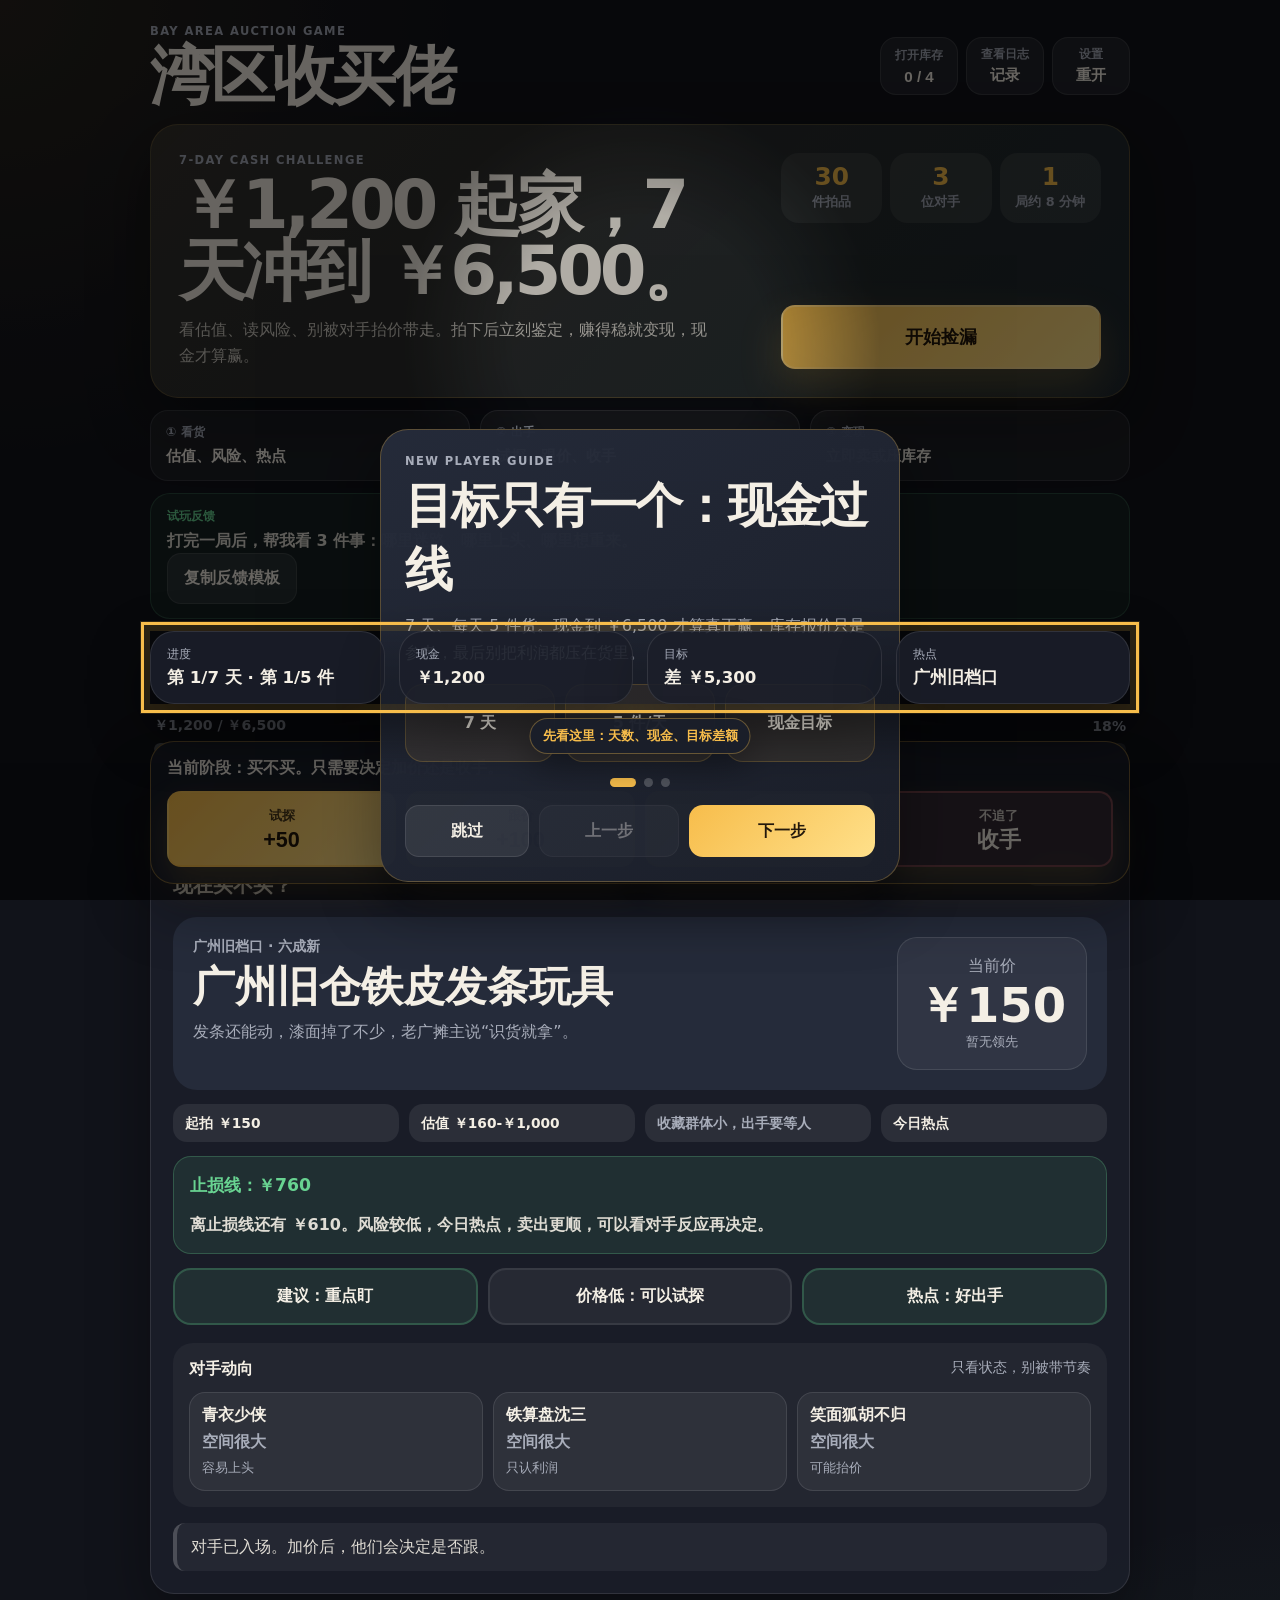
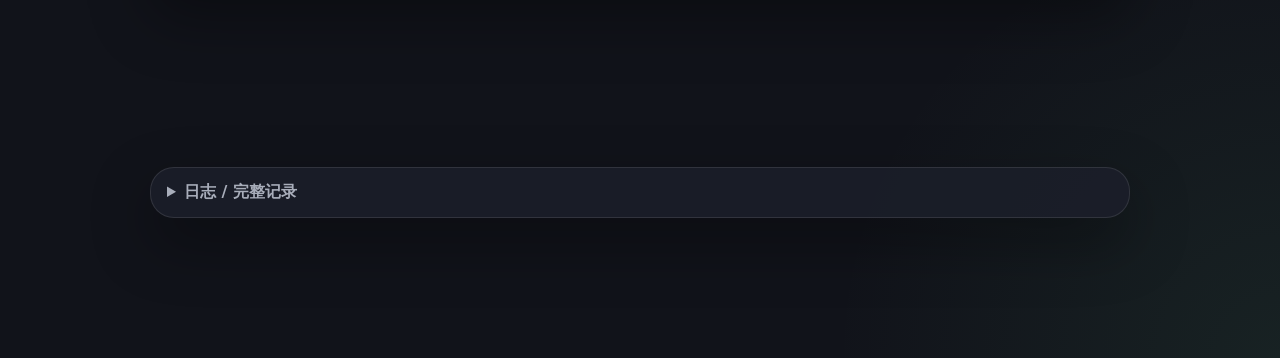
<file: index.html>
<!DOCTYPE html>
<html lang="zh-CN">
<head>
  <meta charset="UTF-8" />
  <meta name="viewport" content="width=device-width, initial-scale=1.0" />
  <title>湾区收买佬</title>
  <link rel="stylesheet" href="./styles.css" />
</head>
<body>
  <main class="app-shell">
    <header class="topbar">
      <div class="brand">
        <p class="eyebrow">Bay Area Auction Game</p>
        <h1>湾区收买佬</h1>
      </div>
      <div class="top-actions">
        <button type="button" id="inventoryToggle" class="tool-button"><span>打开库存</span><strong id="inventoryText">0 / 4</strong></button>
        <button type="button" id="logToggle" class="tool-button"><span>查看日志</span><strong>记录</strong></button>
        <details class="settings-menu">
          <summary aria-label="打开设置"><span>设置</span><strong>重开</strong></summary>
          <div class="settings-popover">
            <p class="save-status">存档：<span id="saveStatusText">尚未保存</span></p>
            <button type="button" id="soundToggle" class="ghost setting-toggle" aria-pressed="true">音效：开</button>
            <button type="button" id="tutorialReplayButton" class="ghost">新手引导</button>
            <button type="button" id="copyShareButton" class="ghost">复制战绩</button>
            <button type="button" class="ghost" data-restart-game>重新开始</button>
          </div>
        </details>
      </div>
    </header>

    <section class="landing-card" aria-label="游戏介绍">
      <div class="landing-copy">
        <p class="eyebrow">7-Day Cash Challenge</p>
        <h2>￥1,200 起家，7 天冲到 ￥6,500。</h2>
        <p>看估值、读风险、别被对手抬价带走。拍下后立刻鉴定，赚得稳就变现，现金才算赢。</p>
      </div>
      <div class="landing-play">
        <div class="landing-stats" aria-label="玩法要点">
          <span><strong>30</strong> 件拍品</span>
          <span><strong>3</strong> 位对手</span>
          <span><strong>1</strong> 局约 8 分钟</span>
        </div>
        <button type="button" id="startPlayButton" class="start-play-button">开始捡漏</button>
      </div>
    </section>

    <section class="quick-rules" aria-label="快速玩法">
      <article><span>① 看货</span><strong>估值、风险、热点</strong></article>
      <article><span>② 出手</span><strong>试探、跟价、收手</strong></article>
      <article><span>③ 变现</span><strong>立即卖或压库存</strong></article>
    </section>

    <section class="feedback-card" aria-label="试玩反馈">
      <div>
        <span>试玩反馈</span>
        <strong>打完一局后，帮我看 3 件事：哪里迷路、哪里上头、哪里想重来。</strong>
      </div>
      <button type="button" id="copyFeedbackButton" class="ghost">复制反馈模板</button>
    </section>

    <section class="status-strip" aria-label="当前状态">
      <article>
        <span>进度</span>
        <strong id="dayText">第 1 天 · 第 1 件</strong>
      </article>
      <article>
        <span>现金</span>
        <strong id="cashText">￥1,200</strong>
      </article>
      <article>
        <span>目标</span>
        <strong id="targetGapText">差 ￥5,300</strong>
      </article>
      <article class="hot">
        <span>热点</span>
        <strong id="hotCategoryText">每日变化</strong>
      </article>
    </section>

    <div class="wealth-progress" aria-label="财富进度">
      <div class="wealth-progress-meta">
        <span id="wealthProgressText">￥1,200 / ￥6,500</span>
        <strong id="wealthProgressPercent">18%</strong>
      </div>
      <div class="wealth-progress-track"><span id="wealthProgressBar"></span></div>
    </div>

    <section class="event-card" aria-label="今日拍场风声">
      <span>拍场风声</span>
      <strong id="eventNameText">暂无风声</strong>
      <p id="eventSummaryText">今天场面平稳，照常看货出价。</p>
    </section>

    <section class="stage-card" aria-label="拍卖主舞台">
      <div class="stage-head">
        <div>
          <p class="eyebrow" id="stageEyebrow">Current Lot</p>
          <h2 id="stageTitle">现在买不买？</h2>
        </div>
        <span id="stepText" class="lot-pill">第 1/5 件</span>
      </div>

      <section id="auctionView" class="auction-view">
        <article class="lot-card">
          <div class="lot-main">
            <p id="itemMeta" class="lot-meta">港货回流 · 七成新</p>
            <h3 id="itemName">香港回流胶片相机</h3>
            <p id="itemDescription" class="lot-desc">卖家说是家里翻出来的，不太懂，镜头边缘有些磨损。</p>
          </div>
          <aside class="price-board">
            <span>当前价</span>
            <strong id="currentPriceText">￥200</strong>
            <small id="leaderText">暂无领先</small>
          </aside>
        </article>

        <div id="itemTags" class="item-tags" aria-label="拍品要点"></div>
        <div id="decisionSummary" class="decision-summary safe" aria-label="出价止损线"></div>
        <div id="decisionHints" class="decision-hints" aria-label="判断提示"></div>

        <section class="rivals-compact" aria-label="对手动向">
          <div class="section-mini-title">
            <strong>对手动向</strong>
            <span>只看状态，别被带节奏</span>
          </div>
          <ul class="npc-list"></ul>
        </section>

        <p id="recentEventText" class="recent-event">第一件货已经上台。</p>
      </section>

      <section id="settlementView" class="settlement-view" hidden>
        <p class="eyebrow">Deal Result</p>
        <h3 id="settlementTitle">成交结果</h3>
        <p id="settlementSummary" class="settlement-summary"></p>
        <dl class="settlement-stats">
          <div><dt>成交价</dt><dd id="settlementPrice">-</dd></div>
          <div><dt>鉴定价</dt><dd id="settlementValue">-</dd></div>
          <div><dt>本单结果</dt><dd id="settlementProfit">-</dd></div>
          <div><dt>快速出售</dt><dd id="settlementSale">-</dd></div>
        </dl>
      </section>

      <section id="resultPanel" class="result-panel" hidden>
        <p class="eyebrow">Final Result</p>
        <h3>挑战结算</h3>
        <div id="resultContent" class="result-content"></div>
        <button type="button" id="copyResultButton" class="ghost">复制战绩</button>
        <button type="button" class="ghost" data-restart-game>重新开始</button>
      </section>
    </section>

    <section class="primary-actions" aria-label="主操作">
      <p id="stepHint" class="action-hint">先看建议，再决定出价或收手。</p>
      <div id="actionToast" class="action-toast" hidden role="status" aria-live="polite"></div>
      <div id="auctionActions" class="action-row">
        <button type="button" data-bid-amount="50"><span>试探</span><strong>+50</strong></button>
        <button type="button" data-bid-amount="100"><span>跟价</span><strong>+100</strong></button>
        <button type="button" data-bid-amount="500"><span>强抢</span><strong>+500</strong></button>
        <button type="button" id="passButton" class="ghost danger-action"><span>不追了</span><strong>收手</strong></button>
      </div>
      <div id="settlementActions" class="action-row settlement-actions" hidden>
        <button type="button" id="sellNowButton"><span>马上变现</span><strong>立即卖出</strong></button>
        <button type="button" id="keepItemButton" class="ghost"><span>以后再卖</span><strong>放入库存</strong></button>
        <button type="button" id="nextItemButton" class="ghost next-action"><span>继续拍场</span><strong>下一件</strong></button>
      </div>
    </section>

    <aside id="inventoryDrawer" class="drawer" hidden>
      <div class="drawer-card">
        <div class="drawer-head">
          <div>
            <p class="eyebrow">Inventory</p>
            <h2>库存管理</h2>
          </div>
          <button type="button" id="inventoryClose" class="ghost close-button">关闭</button>
        </div>
        <ul id="inventoryList" class="inventory-list"><li>暂无库存。</li></ul>
      </div>
    </aside>

    <details id="logDrawer" class="log-drawer">
      <summary>日志 / 完整记录</summary>
      <ol id="logList" class="log-list" aria-live="polite">
        <li>欢迎来到大湾区流动拍场，第一件货已经上台。</li>
      </ol>
    </details>

    <section id="tutorialOverlay" class="tutorial-overlay" hidden aria-modal="true" role="dialog" aria-labelledby="tutorialTitle">
      <article class="tutorial-card">
        <p class="eyebrow">New Player Guide</p>
        <h2 id="tutorialTitle">先看三件事</h2>
        <p id="tutorialText">这是一场 7 天捡漏挑战。目标不是每件都买，而是用有限现金做出最划算的选择。</p>
        <div id="tutorialVisual" class="tutorial-visual" aria-hidden="true"></div>
        <div class="tutorial-progress" aria-label="引导进度">
          <span data-tutorial-dot></span>
          <span data-tutorial-dot></span>
          <span data-tutorial-dot></span>
        </div>
        <div class="tutorial-actions">
          <button type="button" id="tutorialSkipButton" class="ghost">跳过</button>
          <button type="button" id="tutorialPrevButton" class="ghost">上一步</button>
          <button type="button" id="tutorialNextButton">下一步</button>
        </div>
      </article>
    </section>
  </main>

  <script src="./data/items.js"></script>
  <script src="./data/npcs.js"></script>
  <script src="./auction.js"></script>
  <script src="./main.js"></script>
</body>
</html>
</file>
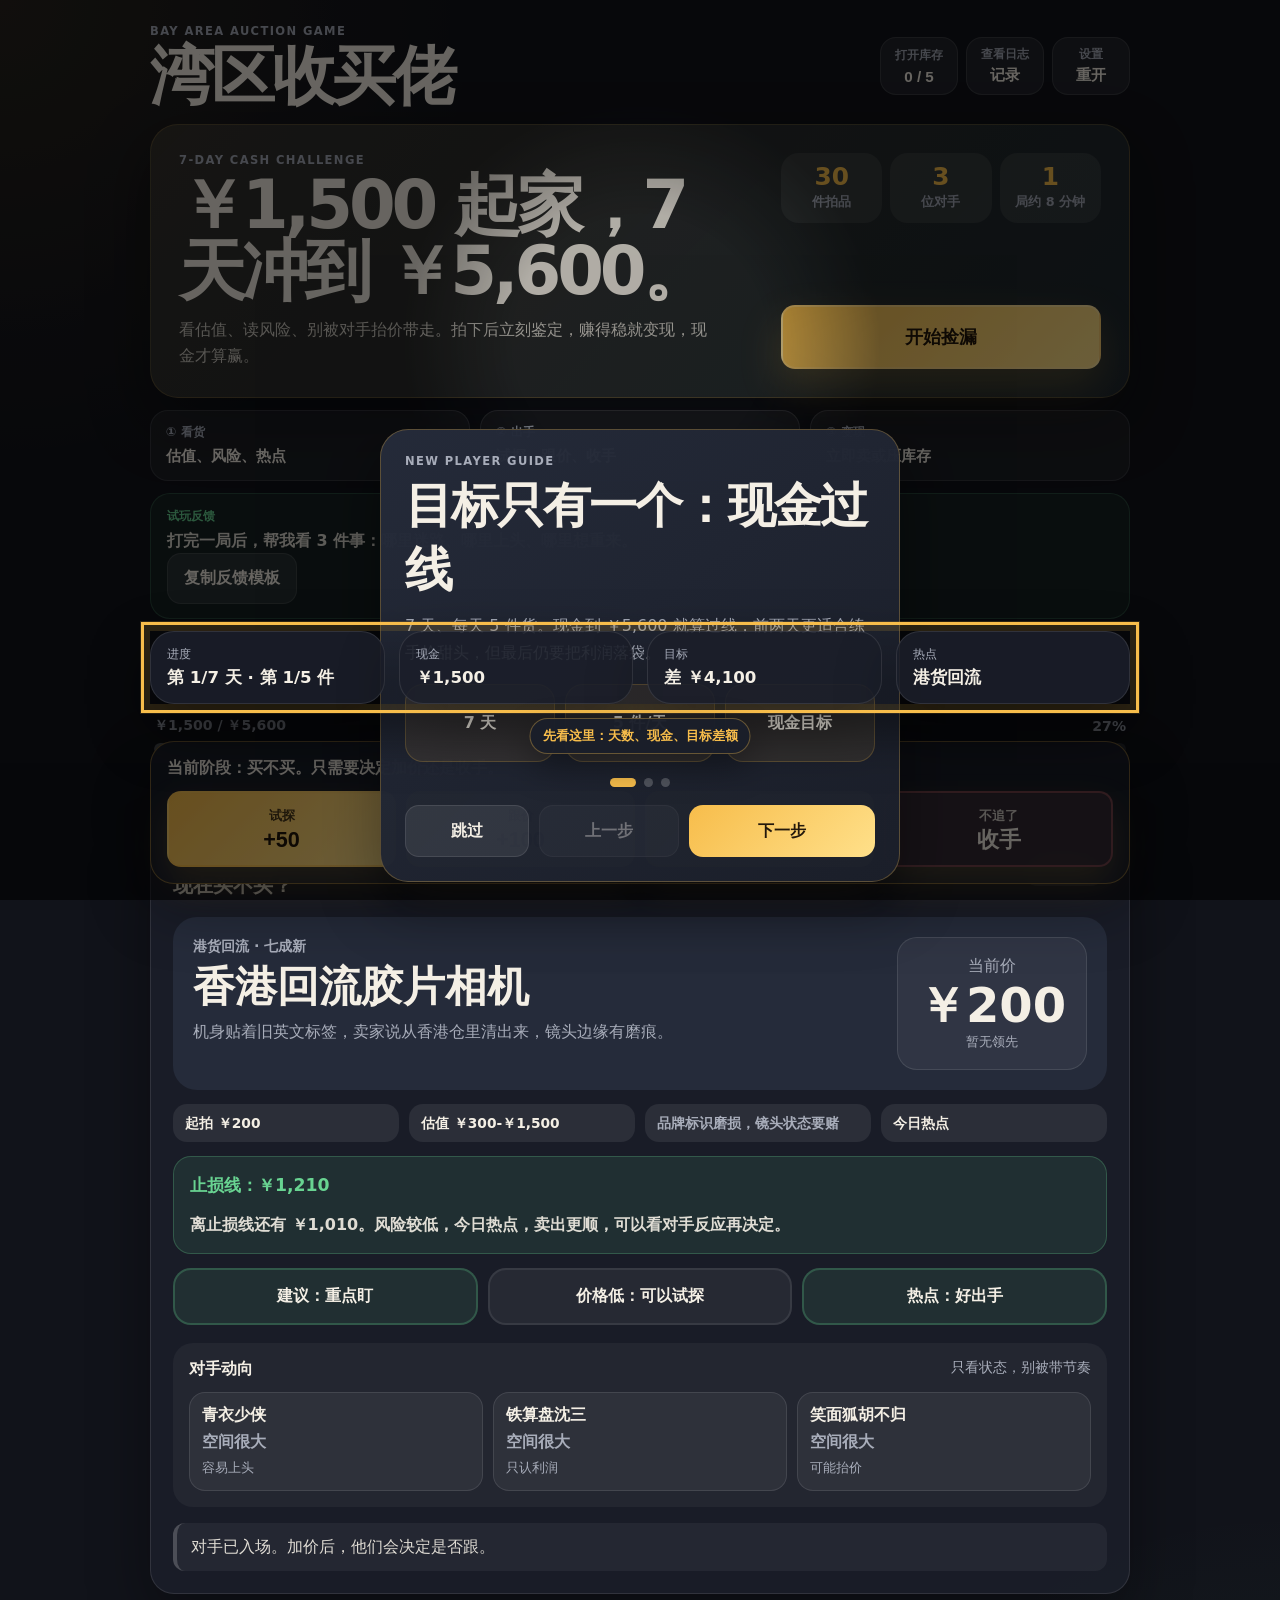
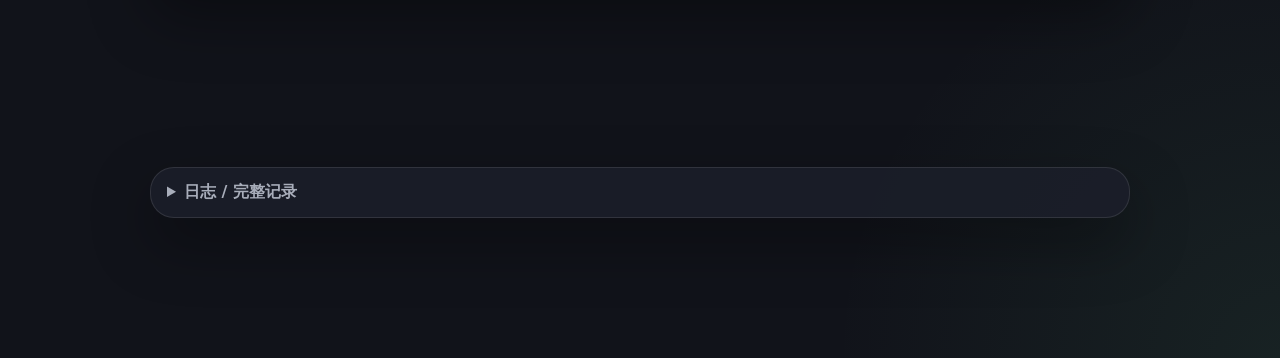
<file: src/index.html>
<!DOCTYPE html>
<html lang="zh-CN">
<head>
  <meta charset="UTF-8" />
  <meta name="viewport" content="width=device-width, initial-scale=1.0" />
  <title>湾区收买佬</title>
  <link rel="stylesheet" href="./styles.css" />
</head>
<body>
  <main class="app-shell">
    <header class="topbar">
      <div class="brand">
        <p class="eyebrow">Bay Area Auction Game</p>
        <h1>湾区收买佬</h1>
      </div>
      <div class="top-actions">
        <button type="button" id="inventoryToggle" class="tool-button"><span>打开库存</span><strong id="inventoryText">0 / 4</strong></button>
        <button type="button" id="logToggle" class="tool-button"><span>查看日志</span><strong>记录</strong></button>
        <details class="settings-menu">
          <summary aria-label="打开设置"><span>设置</span><strong>重开</strong></summary>
          <div class="settings-popover">
            <p class="save-status">存档：<span id="saveStatusText">尚未保存</span></p>
            <button type="button" id="soundToggle" class="ghost setting-toggle" aria-pressed="true">音效：开</button>
            <button type="button" id="tutorialReplayButton" class="ghost">新手引导</button>
            <button type="button" id="copyShareButton" class="ghost">复制战绩</button>
            <button type="button" class="ghost" data-restart-game>重新开始</button>
          </div>
        </details>
      </div>
    </header>

    <section class="landing-card" aria-label="游戏介绍">
      <div class="landing-copy">
        <p class="eyebrow">7-Day Cash Challenge</p>
        <h2>￥1,500 起家，7 天冲到 ￥5,600。</h2>
        <p>看估值、读风险、别被对手抬价带走。拍下后立刻鉴定，赚得稳就变现，现金才算赢。</p>
      </div>
      <div class="landing-play">
        <div class="landing-stats" aria-label="玩法要点">
          <span><strong>30</strong> 件拍品</span>
          <span><strong>3</strong> 位对手</span>
          <span><strong>1</strong> 局约 8 分钟</span>
        </div>
        <button type="button" id="startPlayButton" class="start-play-button">开始捡漏</button>
      </div>
    </section>

    <section class="quick-rules" aria-label="快速玩法">
      <article><span>① 看货</span><strong>估值、风险、热点</strong></article>
      <article><span>② 出手</span><strong>试探、跟价、收手</strong></article>
      <article><span>③ 变现</span><strong>立即卖或压库存</strong></article>
    </section>

    <section class="feedback-card" aria-label="试玩反馈">
      <div>
        <span>试玩反馈</span>
        <strong>打完一局后，帮我看 3 件事：哪里迷路、哪里上头、哪里想重来。</strong>
      </div>
      <button type="button" id="copyFeedbackButton" class="ghost">复制反馈模板</button>
    </section>

    <div class="mobile-action-tabs" aria-label="快捷面板">
      <button type="button" id="inventoryToggleMobile" class="tool-button"><span>库存</span><strong id="inventoryTextMobile">0 / 4</strong></button>
      <button type="button" id="logToggleMobile" class="tool-button"><span>日志</span><strong>完整记录</strong></button>
    </div>

    <section class="status-strip" aria-label="当前状态">
      <article>
        <span>进度</span>
        <strong id="dayText">第 1 天 · 第 1 件</strong>
      </article>
      <article>
        <span>现金</span>
        <strong id="cashText">￥1,500</strong>
      </article>
      <article>
        <span>目标</span>
        <strong id="targetGapText">差 ￥4,100</strong>
      </article>
      <article class="hot">
        <span>热点</span>
        <strong id="hotCategoryText">每日变化</strong>
      </article>
    </section>

    <div class="wealth-progress" aria-label="财富进度">
      <div class="wealth-progress-meta">
        <span id="wealthProgressText">￥1,500 / ￥5,600</span>
        <strong id="wealthProgressPercent">18%</strong>
      </div>
      <div class="wealth-progress-track"><span id="wealthProgressBar"></span></div>
    </div>

    <section class="event-card" aria-label="今日拍场风声">
      <span>拍场风声</span>
      <strong id="eventNameText">暂无风声</strong>
      <p id="eventSummaryText">今天场面平稳，照常看货出价。</p>
    </section>

    <section class="stage-card" aria-label="拍卖主舞台">
      <div class="stage-head">
        <div>
          <p class="eyebrow" id="stageEyebrow">Current Lot</p>
          <h2 id="stageTitle">现在买不买？</h2>
        </div>
        <span id="stepText" class="lot-pill">第 1/5 件</span>
      </div>

      <section id="auctionView" class="auction-view">
        <article class="lot-card">
          <div class="lot-main">
            <p id="itemMeta" class="lot-meta">港货回流 · 七成新</p>
            <h3 id="itemName">香港回流胶片相机</h3>
            <p id="itemDescription" class="lot-desc">卖家说是家里翻出来的，不太懂，镜头边缘有些磨损。</p>
          </div>
          <aside class="price-board">
            <span>当前价</span>
            <strong id="currentPriceText">￥200</strong>
            <small id="leaderText">暂无领先</small>
          </aside>
        </article>

        <div id="itemTags" class="item-tags" aria-label="拍品要点"></div>
        <div id="decisionSummary" class="decision-summary safe" aria-label="出价止损线"></div>
        <div id="decisionHints" class="decision-hints" aria-label="判断提示"></div>

        <section class="rivals-compact" aria-label="对手动向">
          <div class="section-mini-title">
            <strong>对手动向</strong>
            <span>只看状态，别被带节奏</span>
          </div>
          <ul class="npc-list"></ul>
        </section>

        <p id="recentEventText" class="recent-event">第一件货已经上台。</p>
      </section>

      <section id="settlementView" class="settlement-view" hidden>
        <p class="eyebrow">Deal Result</p>
        <h3 id="settlementTitle">成交结果</h3>
        <p id="settlementSummary" class="settlement-summary"></p>
        <dl class="settlement-stats">
          <div><dt>成交价</dt><dd id="settlementPrice">-</dd></div>
          <div><dt>鉴定价</dt><dd id="settlementValue">-</dd></div>
          <div><dt>本单结果</dt><dd id="settlementProfit">-</dd></div>
          <div><dt>快速出售</dt><dd id="settlementSale">-</dd></div>
        </dl>
      </section>

      <section id="resultPanel" class="result-panel" hidden>
        <p class="eyebrow">Final Result</p>
        <h3>挑战结算</h3>
        <div id="resultContent" class="result-content"></div>
        <button type="button" id="copyResultButton" class="ghost">复制战绩</button>
        <button type="button" class="ghost" data-restart-game>重新开始</button>
      </section>
    </section>

    <section class="primary-actions" aria-label="主操作">
      <p id="stepHint" class="action-hint">先看建议，再决定出价或收手。</p>
      <div id="actionToast" class="action-toast" hidden role="status" aria-live="polite"></div>
      <div id="auctionActions" class="action-row">
        <button type="button" data-bid-amount="50"><span>试探</span><strong>+50</strong></button>
        <button type="button" data-bid-amount="100"><span>跟价</span><strong>+100</strong></button>
        <button type="button" data-bid-amount="500"><span>强抢</span><strong>+500</strong></button>
        <button type="button" id="passButton" class="ghost danger-action"><span>不追了</span><strong>收手</strong></button>
      </div>
      <div id="settlementActions" class="action-row settlement-actions" hidden>
        <button type="button" id="sellNowButton"><span>马上变现</span><strong>立即卖出</strong></button>
        <button type="button" id="keepItemButton" class="ghost"><span>以后再卖</span><strong>放入库存</strong></button>
        <button type="button" id="nextItemButton" class="ghost next-action"><span>继续拍场</span><strong>下一件</strong></button>
      </div>
    </section>

    <aside id="inventoryDrawer" class="drawer" hidden>
      <div class="drawer-card">
        <div class="drawer-head">
          <div>
            <p class="eyebrow">Inventory</p>
            <h2>库存管理</h2>
          </div>
          <button type="button" id="inventoryClose" class="ghost close-button">关闭</button>
        </div>
        <ul id="inventoryList" class="inventory-list"><li>暂无库存。</li></ul>
      </div>
    </aside>

    <details id="logDrawer" class="log-drawer">
      <summary>日志 / 完整记录</summary>
      <ol id="logList" class="log-list" aria-live="polite">
        <li>欢迎来到大湾区流动拍场，第一件货已经上台。</li>
      </ol>
    </details>

    <section id="tutorialOverlay" class="tutorial-overlay" hidden aria-modal="true" role="dialog" aria-labelledby="tutorialTitle">
      <article class="tutorial-card">
        <p class="eyebrow">New Player Guide</p>
        <h2 id="tutorialTitle">先看三件事</h2>
        <p id="tutorialText">这是一场 7 天捡漏挑战。目标不是每件都买，而是用有限现金做出最划算的选择。</p>
        <div id="tutorialVisual" class="tutorial-visual" aria-hidden="true"></div>
        <div class="tutorial-progress" aria-label="引导进度">
          <span data-tutorial-dot></span>
          <span data-tutorial-dot></span>
          <span data-tutorial-dot></span>
        </div>
        <div class="tutorial-actions">
          <button type="button" id="tutorialSkipButton" class="ghost">跳过</button>
          <button type="button" id="tutorialPrevButton" class="ghost">上一步</button>
          <button type="button" id="tutorialNextButton">下一步</button>
        </div>
      </article>
    </section>
  </main>

  <script src="./data/items.js"></script>
  <script src="./data/npcs.js"></script>
  <script src="./auction.js"></script>
  <script src="./main.js"></script>
</body>
</html>
</file>
<file: styles.css>
:root {
  color-scheme: dark;
  --bg: #11131a;
  --panel: #1b1f2a;
  --panel-strong: #252b3a;
  --text: #f4efe5;
  --muted: #a8adba;
  --gold: #f7bd4b;
  --gold-soft: rgba(247, 189, 75, 0.14);
  --soft: rgba(255, 255, 255, 0.07);
  --orange: #ef7d45;
  --green: #68d391;
  --red: #fc8181;
  --border: rgba(255, 255, 255, 0.1);
  --shadow: 0 24px 60px rgba(0, 0, 0, 0.35);
  font-family: Inter, "PingFang SC", "Microsoft YaHei", system-ui, sans-serif;
}

* { box-sizing: border-box; }

body {
  margin: 0;
  min-height: 100vh;
  color: var(--text);
  background:
    radial-gradient(circle at top left, rgba(247, 189, 75, 0.1), transparent 30rem),
    radial-gradient(circle at bottom right, rgba(104, 211, 145, 0.08), transparent 28rem),
    var(--bg);
  -webkit-font-smoothing: antialiased;
}

button {
  min-height: 48px;
  border: 0;
  border-radius: 14px;
  padding: 0.9rem 1rem;
  color: #23180b;
  background: linear-gradient(135deg, var(--gold), #ffe08a);
  font-size: 1rem;
  font-weight: 900;
  cursor: pointer;
  touch-action: manipulation;
}

button:disabled {
  cursor: not-allowed;
  opacity: 0.38;
  filter: grayscale(0.6);
}

button.ghost,
.tool-button,
.chip-button {
  color: var(--text);
  background: rgba(255, 255, 255, 0.08);
  border: 1px solid var(--border);
}

.app-shell {
  width: min(980px, calc(100% - 28px));
  margin: 0 auto;
  padding: 24px 0 140px;
}

.topbar,
.landing-card,
.quick-rules,
.status-strip,
.stage-head,
.lot-card,
.wealth-progress-meta,
.drawer-head,
.inventory-entry,
.settings-popover .save-status {
  display: flex;
  align-items: center;
  justify-content: space-between;
  gap: 14px;
}

.topbar { margin-bottom: 16px; }

.landing-card {
  align-items: stretch;
  margin-bottom: 12px;
  padding: clamp(18px, 4vw, 28px);
  border: 1px solid rgba(247, 189, 75, 0.2);
  border-radius: 28px;
  background:
    linear-gradient(135deg, rgba(247, 189, 75, 0.12), rgba(104, 211, 145, 0.06)),
    rgba(27, 31, 42, 0.92);
  box-shadow: var(--shadow);
}
.landing-copy { min-width: 0; }
.landing-copy h2 {
  max-width: 12ch;
  margin-bottom: 12px;
  font-size: clamp(2rem, 6vw, 4.2rem);
  line-height: 0.98;
  letter-spacing: -0.06em;
}
.landing-copy p:not(.eyebrow) {
  max-width: 52ch;
  margin-bottom: 0;
  color: rgba(244, 239, 229, 0.82);
  line-height: 1.65;
}
.landing-play {
  display: grid;
  align-content: space-between;
  gap: 16px;
  min-width: min(320px, 100%);
}
.landing-stats {
  display: grid;
  grid-template-columns: repeat(3, 1fr);
  gap: 8px;
}
.landing-stats span {
  display: grid;
  gap: 4px;
  padding: 12px;
  border-radius: 18px;
  background: rgba(255, 255, 255, 0.08);
  color: var(--muted);
  font-size: 0.8rem;
  font-weight: 800;
  text-align: center;
}
.landing-stats strong {
  color: var(--gold);
  font-size: 1.55rem;
  line-height: 1;
}
.start-play-button {
  min-height: 64px;
  border: 2px solid rgba(255, 255, 255, 0.18);
  font-size: 1.12rem;
  box-shadow: 0 18px 42px rgba(247, 189, 75, 0.23);
}
.quick-rules {
  display: grid;
  grid-template-columns: repeat(3, 1fr);
  gap: 10px;
  margin-bottom: 12px;
}
.quick-rules article {
  padding: 13px 15px;
  border: 1px solid var(--border);
  border-radius: 18px;
  background: rgba(255, 255, 255, 0.055);
}
.quick-rules span {
  display: block;
  margin-bottom: 5px;
  color: var(--muted);
  font-size: 0.78rem;
  font-weight: 900;
}
.quick-rules strong { font-size: 0.96rem; }
.feedback-card {
  margin-bottom: 12px;
  padding: 14px 16px;
  border: 1px solid rgba(104, 211, 145, 0.22);
  border-radius: 20px;
  background: rgba(104, 211, 145, 0.075);
}
.feedback-card div { min-width: 0; }
.feedback-card span {
  display: block;
  margin-bottom: 4px;
  color: var(--green);
  font-size: 0.78rem;
  font-weight: 900;
}
.feedback-card strong {
  display: block;
  color: rgba(244, 239, 229, 0.9);
  line-height: 1.45;
}
.feedback-card button { flex: 0 0 auto; }

.brand h1 {
  margin: 0;
  font-size: clamp(2rem, 7vw, 4rem);
  line-height: 1;
  letter-spacing: -0.05em;
}

.eyebrow {
  margin: 0 0 6px;
  color: var(--muted);
  font-size: 0.72rem;
  font-weight: 900;
  letter-spacing: 0.12em;
  text-transform: uppercase;
}

h2, h3, p { margin-top: 0; }
h2 { margin-bottom: 0; font-size: 1.25rem; }
h3 { margin-bottom: 10px; font-size: clamp(1.7rem, 5vw, 2.6rem); line-height: 1.1; }

.top-actions {
  display: grid;
  grid-template-columns: repeat(3, minmax(78px, 1fr));
  align-items: stretch;
  gap: 8px;
}
.tool-button,
.settings-menu summary {
  display: grid;
  gap: 3px;
  place-items: center;
  min-width: 78px;
  min-height: 54px;
  border-radius: 16px;
  padding: 0.55rem 0.7rem;
  text-align: center;
}
.tool-button span,
.settings-menu summary span { color: var(--muted); font-size: 0.72rem; font-weight: 800; }
.tool-button strong,
.settings-menu summary strong { color: var(--text); font-size: 0.95rem; }
.chip-button { min-height: 42px; border-radius: 999px; padding: 0.65rem 0.9rem; }
.chip-button span { color: var(--gold); }

.settings-menu { position: relative; }
.settings-menu summary {
  border: 1px solid var(--border);
  background: rgba(255, 255, 255, 0.08);
  cursor: pointer;
  list-style: none;
}
.settings-menu summary::-webkit-details-marker { display: none; }
.settings-popover {
  position: absolute;
  right: 0;
  top: calc(100% + 10px);
  z-index: 10;
  width: 230px;
  padding: 14px;
  border: 1px solid var(--border);
  border-radius: 18px;
  background: rgba(27, 31, 42, 0.98);
  box-shadow: var(--shadow);
}
.settings-popover .save-status {
  margin-bottom: 12px;
  color: var(--muted);
  font-size: 0.82rem;
}
.settings-popover button { width: 100%; }

.status-strip {
  display: grid;
  grid-template-columns: repeat(4, 1fr);
  margin-bottom: 12px;
}
.status-strip article,
.event-card,
.stage-card,
.primary-actions,
.log-drawer,
.drawer-card {
  border: 1px solid var(--border);
  border-radius: 24px;
  background: rgba(27, 31, 42, 0.9);
  box-shadow: var(--shadow);
}
.status-strip article { padding: 14px 16px; }
.status-strip span {
  display: block;
  margin-bottom: 4px;
  color: var(--muted);
  font-size: 0.78rem;
}
.status-strip strong { font-size: 1.04rem; }
.status-strip .hot strong { color: var(--text); }

.wealth-progress {
  display: grid;
  gap: 8px;
  margin-bottom: 12px;
  padding: 0 4px;
}
.wealth-progress-meta { color: var(--muted); font-size: 0.88rem; font-weight: 800; }
.wealth-progress-meta strong { color: var(--muted); }
.wealth-progress-track {
  height: 12px;
  overflow: hidden;
  border-radius: 999px;
  background: rgba(255, 255, 255, 0.1);
}
.wealth-progress-track span {
  display: block;
  height: 100%;
  border-radius: inherit;
  background: linear-gradient(90deg, rgba(255, 255, 255, 0.18), var(--green));
  transition: width 0.28s ease;
}

.event-card {
  display: grid;
  grid-template-columns: auto auto 1fr;
  align-items: center;
  gap: 10px;
  margin-bottom: 12px;
  padding: 12px 16px;
  background: rgba(247, 189, 75, 0.09);
}
.event-card span {
  color: var(--muted);
  font-size: 0.78rem;
  font-weight: 900;
}
.event-card strong { color: var(--gold); }
.event-card p {
  margin: 0;
  color: var(--muted);
  line-height: 1.45;
}

.stage-card { padding: 22px; }
.stage-head { align-items: flex-start; margin-bottom: 18px; }
.lot-pill {
  flex: none;
  padding: 8px 12px;
  border-radius: 999px;
  color: var(--muted);
  background: rgba(255, 255, 255, 0.08);
  font-size: 0.86rem;
  font-weight: 900;
}

.lot-card {
  align-items: stretch;
  padding: 20px;
  border-radius: 24px;
  background: var(--panel-strong);
}
.lot-main { min-width: 0; }
.lot-meta {
  margin-bottom: 8px;
  color: var(--muted);
  font-size: 0.9rem;
  font-weight: 900;
}
.lot-desc {
  max-width: 62ch;
  margin-bottom: 0;
  color: var(--muted);
  line-height: 1.6;
}
.price-board {
  display: grid;
  place-content: center;
  min-width: 190px;
  padding: 18px;
  border: 1px solid var(--border);
  border-radius: 20px;
  background: rgba(255, 255, 255, 0.05);
  text-align: center;
}
.price-board span,
.price-board small { color: var(--muted); }
.price-board strong {
  display: block;
  margin: 4px 0;
  color: var(--text);
  font-size: clamp(2rem, 6vw, 3rem);
  line-height: 1;
}

.item-tags,
.decision-hints,
.decision-summary,
.npc-list,
.action-row,
.settlement-stats {
  display: grid;
  gap: 10px;
}
.item-tags {
  grid-template-columns: repeat(4, minmax(0, 1fr));
  margin-top: 14px;
}
.item-tags span {
  padding: 10px 12px;
  border-radius: 14px;
  background: rgba(255, 255, 255, 0.08);
  color: var(--text);
  font-size: 0.86rem;
  font-weight: 800;
  line-height: 1.35;
}
.item-tags .hot-tag,
.item-tags .price-tag { color: var(--text); }
.item-tags .risk-tag { color: var(--muted); }


.decision-summary {
  margin-top: 14px;
  padding: 16px;
  border: 1px solid rgba(247, 189, 75, 0.24);
  border-radius: 18px;
  background: rgba(247, 189, 75, 0.09);
}
.decision-summary strong,
.decision-summary span { display: block; }
.decision-summary strong {
  margin-bottom: 6px;
  color: var(--gold);
  font-size: 1.08rem;
}
.decision-summary span {
  color: rgba(244, 239, 229, 0.9);
  line-height: 1.5;
  font-weight: 800;
}
.decision-summary.safe { border-color: rgba(104, 211, 145, 0.26); background: rgba(104, 211, 145, 0.1); }
.decision-summary.safe strong { color: var(--green); }
.decision-summary.warning { border-color: rgba(247, 189, 75, 0.34); background: rgba(247, 189, 75, 0.12); }
.decision-summary.danger { border-color: rgba(252, 129, 129, 0.32); background: rgba(252, 129, 129, 0.12); }
.decision-summary.danger strong { color: #ffd2d2; }

.decision-hints {
  grid-template-columns: repeat(3, minmax(0, 1fr));
  margin-top: 14px;
}
.decision-hints span {
  padding: 16px 14px;
  border: 2px solid rgba(255, 255, 255, 0.08);
  border-radius: 18px;
  background: rgba(255, 255, 255, 0.06);
  font-size: 1rem;
  font-weight: 900;
  text-align: center;
}
.decision-hints .hint-potential,
.decision-hints .hint-hot {
  border-color: rgba(104, 211, 145, 0.24);
  background: rgba(104, 211, 145, 0.11);
}
.decision-hints .hint-danger {
  border-color: rgba(252, 129, 129, 0.28);
  background: rgba(252, 129, 129, 0.12);
  color: #ffd2d2;
}

.rivals-compact {
  margin-top: 18px;
  padding: 16px;
  border-radius: 20px;
  background: rgba(255, 255, 255, 0.045);
}
.section-mini-title {
  display: flex;
  justify-content: space-between;
  gap: 12px;
  margin-bottom: 12px;
}
.section-mini-title span { color: var(--muted); font-size: 0.86rem; }
.npc-list {
  grid-template-columns: repeat(3, minmax(0, 1fr));
  margin: 0;
  padding: 0;
  list-style: none;
}
.npc-card {
  padding: 12px;
  border: 1px solid var(--border);
  border-radius: 16px;
  background: rgba(255, 255, 255, 0.05);
}
.npc-card.inactive { opacity: 0.55; }
.npc-card strong,
.npc-card span,
.npc-card small { display: block; }
.npc-card span { margin: 6px 0; color: var(--muted); font-weight: 900; }
.npc-card small { color: var(--muted); line-height: 1.4; }

.recent-event {
  margin: 16px 0 0;
  padding: 12px 14px;
  border-left: 4px solid rgba(255, 255, 255, 0.18);
  border-radius: 12px;
  background: rgba(255, 255, 255, 0.05);
  color: rgba(244, 239, 229, 0.9);
  line-height: 1.5;
}

.settlement-view {
  padding: 22px;
  border-radius: 24px;
  background: linear-gradient(135deg, rgba(104, 211, 145, 0.13), rgba(247, 189, 75, 0.08));
}
.settlement-summary { color: var(--muted); line-height: 1.65; }
.settlement-stats {
  grid-template-columns: repeat(4, minmax(0, 1fr));
  margin: 18px 0 0;
}
.settlement-stats div,
.result-content dl div,
.achievement-strip article {
  padding: 14px;
  border-radius: 16px;
  background: rgba(255, 255, 255, 0.08);
}
dt { color: var(--muted); font-size: 0.8rem; }
dd { margin: 5px 0 0; font-size: 1.08rem; font-weight: 900; }

.primary-actions {
  position: sticky;
  bottom: 16px;
  z-index: 8;
  margin-top: 16px;
  padding: 16px;
  border-color: rgba(247, 189, 75, 0.42);
  background: rgba(27, 31, 42, 0.98);
  backdrop-filter: blur(16px);
}
.action-hint {
  margin-bottom: 12px;
  color: var(--text);
  font-weight: 900;
}
.action-row { grid-template-columns: repeat(4, 1fr); }
.action-row button {
  display: grid;
  gap: 4px;
  place-items: center;
  min-height: 76px;
  border: 2px solid rgba(247, 189, 75, 0.38);
  box-shadow: 0 16px 34px rgba(247, 189, 75, 0.2);
}
.action-row button span { font-size: 0.82rem; opacity: 0.82; }
.action-row button strong { font-size: 1.35rem; line-height: 1; }
.action-row .danger-action { border-color: rgba(252, 129, 129, 0.32); background: rgba(252, 129, 129, 0.12); }
.action-row .next-action,
.action-row #keepItemButton { border-color: rgba(104, 211, 145, 0.26); background: rgba(104, 211, 145, 0.12); }
.settlement-actions { grid-template-columns: repeat(3, 1fr); }

.drawer {
  position: fixed;
  inset: 0;
  z-index: 20;
  display: grid;
  place-items: end center;
  padding: 18px;
  background: rgba(0, 0, 0, 0.55);
}
.drawer[hidden], [hidden] { display: none !important; }
.drawer-card {
  width: min(760px, 100%);
  max-height: 78vh;
  overflow: auto;
  padding: 20px;
}
.close-button { min-height: 40px; padding: 0.6rem 0.8rem; }
.inventory-list,
.log-list {
  display: grid;
  gap: 10px;
  margin: 0;
  padding: 0;
  list-style: none;
}
.inventory-entry {
  padding: 14px;
  border-radius: 16px;
  background: rgba(255, 255, 255, 0.06);
}
.inventory-entry div { display: grid; gap: 5px; }
.inventory-entry span { color: var(--muted); font-size: 0.9rem; }
.inventory-entry .profit { color: var(--green); }
.inventory-entry .loss { color: var(--red); }
.sell-button {
  min-width: 88px;
  color: #102316;
  background: linear-gradient(135deg, var(--green), #b7f7ca);
}
.empty-state { color: var(--muted); padding: 16px; }

.log-drawer {
  margin-top: 14px;
  padding: 14px 16px;
}
.log-drawer summary {
  color: var(--muted);
  cursor: pointer;
  font-weight: 800;
}
.log-list { margin-top: 14px; }
.log-list li {
  padding: 12px;
  border-radius: 12px;
  background: rgba(255, 255, 255, 0.05);
  color: var(--muted);
  line-height: 1.5;
}

.result-panel {
  margin-top: 18px;
  padding: 20px;
  border-radius: 22px;
  background: rgba(255, 255, 255, 0.06);
}
.result-content dl,
.achievement-strip,
.recap-grid {
  display: grid;
  grid-template-columns: repeat(4, 1fr);
  gap: 10px;
}
.result-title { color: var(--text); font-weight: 900; }
.achievement-strip {
  margin-top: 12px;
}
.achievement-strip article span,
.recap-card span,
.recap-card small {
  display: block;
  color: var(--muted);
}
.achievement-strip article strong {
  display: block;
  margin-top: 5px;
  font-size: 1.05rem;
}
.recap-grid {
  grid-template-columns: repeat(3, 1fr);
  margin-top: 12px;
}
.recap-card {
  padding: 14px;
  border: 1px solid var(--border);
  border-radius: 16px;
  background: rgba(255, 255, 255, 0.06);
}
.recap-card strong {
  display: block;
  margin: 7px 0;
  line-height: 1.35;
}
.recap-card.good { border-color: rgba(104, 211, 145, 0.28); background: rgba(104, 211, 145, 0.1); }
.recap-card.bad { border-color: rgba(252, 129, 129, 0.25); background: rgba(252, 129, 129, 0.09); }
.recap-card.muted-card { opacity: 0.72; }

.strategy-advice,
.share-block {
  margin-top: 14px;
  padding: 16px;
  border: 1px solid rgba(247, 189, 75, 0.22);
  border-radius: 18px;
  background: rgba(247, 189, 75, 0.08);
}
.strategy-advice ol {
  display: grid;
  gap: 10px;
  margin: 12px 0 0;
  padding-left: 1.2rem;
}
.strategy-advice li {
  color: rgba(244, 239, 229, 0.92);
  line-height: 1.55;
}
.share-block {
  display: grid;
  gap: 12px;
}
.share-card {
  display: grid;
  gap: 8px;
  padding: 16px;
  border: 1px dashed rgba(247, 189, 75, 0.34);
  border-radius: 18px;
  background: linear-gradient(145deg, rgba(247, 189, 75, 0.12), rgba(255, 255, 255, 0.05));
}
.share-card strong {
  color: var(--gold);
  font-size: 1.08rem;
}
.share-card span {
  color: rgba(244, 239, 229, 0.9);
  line-height: 1.45;
}
.share-text {
  width: 100%;
  min-height: 132px;
  resize: vertical;
  padding: 14px;
  border: 1px solid var(--border);
  border-radius: 16px;
  color: var(--text);
  background: rgba(0, 0, 0, 0.18);
  font: inherit;
  line-height: 1.55;
}
.result-panel > button {
  margin-top: 12px;
  margin-right: 8px;
}

.price-bump {
  animation: priceBump 0.38s ease-out;
}
.stage-pulse-bid {
  animation: stageBidPulse 0.42s ease-out;
}
.stage-pulse-success {
  animation: stageSuccessPulse 0.72s ease-out;
}
.stage-pulse-warning {
  animation: stageWarningPulse 0.72s ease-out;
}
.auction-view[data-motion="hammer"] .lot-card {
  animation: hammerDrop 0.56s cubic-bezier(0.2, 0.9, 0.25, 1.2);
}
.auction-view[data-motion="pass"] .lot-card {
  animation: passFade 0.42s ease-out;
}
.primary-actions.action-locked {
  animation: actionLock 0.5s ease-out;
}
.action-toast {
  margin-bottom: 12px;
  padding: 11px 14px;
  border: 1px solid rgba(255, 255, 255, 0.12);
  border-radius: 14px;
  background: rgba(255, 255, 255, 0.09);
  color: var(--text);
  font-weight: 900;
  text-align: center;
  box-shadow: 0 14px 30px rgba(0, 0, 0, 0.24);
}
.action-toast.success {
  border-color: rgba(104, 211, 145, 0.34);
  background: rgba(104, 211, 145, 0.15);
}
.action-toast.warning {
  border-color: rgba(247, 189, 75, 0.36);
  background: rgba(247, 189, 75, 0.13);
}
.action-toast.bid {
  border-color: rgba(247, 189, 75, 0.34);
}
.toast-pop {
  animation: toastPop 0.34s ease-out;
}

@keyframes priceBump {
  0% { transform: scale(1); box-shadow: none; }
  42% { transform: scale(1.055); box-shadow: 0 0 0 6px rgba(247, 189, 75, 0.13); }
  100% { transform: scale(1); box-shadow: none; }
}
@keyframes stageBidPulse {
  0% { box-shadow: var(--shadow); }
  45% { box-shadow: 0 22px 70px rgba(247, 189, 75, 0.18); }
  100% { box-shadow: var(--shadow); }
}
@keyframes stageSuccessPulse {
  0% { transform: translateY(0); }
  35% { transform: translateY(-3px); box-shadow: 0 26px 80px rgba(104, 211, 145, 0.18); }
  100% { transform: translateY(0); }
}
@keyframes stageWarningPulse {
  0% { transform: translateY(0); }
  35% { transform: translateY(2px); box-shadow: 0 26px 80px rgba(252, 129, 129, 0.14); }
  100% { transform: translateY(0); }
}
@keyframes hammerDrop {
  0% { transform: translateY(-5px) scale(1.005); filter: brightness(1.06); }
  45% { transform: translateY(4px) scale(0.996); filter: brightness(1.16); }
  100% { transform: translateY(0) scale(1); filter: brightness(1); }
}
@keyframes passFade {
  0% { opacity: 1; }
  45% { opacity: 0.72; }
  100% { opacity: 1; }
}
@keyframes actionLock {
  0% { transform: translateY(0); }
  40% { transform: translateY(2px); }
  100% { transform: translateY(0); }
}
@keyframes toastPop {
  0% { opacity: 0; transform: translateY(8px) scale(0.98); }
  100% { opacity: 1; transform: translateY(0) scale(1); }
}

@media (prefers-reduced-motion: reduce) {
  .price-bump,
  .stage-pulse-bid,
  .stage-pulse-success,
  .stage-pulse-warning,
  .toast-pop,
  .auction-view[data-motion="hammer"] .lot-card,
  .auction-view[data-motion="pass"] .lot-card,
  .primary-actions.action-locked {
    animation: none !important;
  }
}

@media (max-width: 760px) {
  .app-shell { width: min(100% - 20px, 980px); padding-top: 16px; }
  .topbar { align-items: flex-start; flex-wrap: wrap; }
  .brand h1 { font-size: 2.4rem; }
  .landing-card,
  .feedback-card { display: grid; }
  .landing-copy h2 { max-width: 11ch; }
  .event-card { grid-template-columns: 1fr; gap: 5px; }
  .status-strip,
  .item-tags,
  .decision-hints,
  .npc-list,
  .settlement-stats,
  .result-content dl,
  .achievement-strip,
  .recap-grid { grid-template-columns: 1fr 1fr; }
  .lot-card { display: grid; }
  .price-board { min-width: 0; }
  .action-row,
  .settlement-actions { grid-template-columns: 1fr 1fr; }
  .action-row button { min-height: 70px; }
  .section-mini-title { display: block; }
}

@media (max-width: 520px) {
  body { font-size: 15px; }
  .app-shell { width: 100%; padding: 8px 8px calc(128px + env(safe-area-inset-bottom)); overflow-x: hidden; }
  .event-card { grid-template-columns: 1fr; gap: 5px; margin-bottom: 10px; padding: 10px 12px; }
  .topbar { display: grid; grid-template-columns: 1fr; gap: 8px; margin-bottom: 10px; }
  .brand h1 { font-size: clamp(2.15rem, 14vw, 3.35rem); line-height: 0.92; }
  .brand .eyebrow { font-size: 0.68rem; margin-bottom: 4px; }
  .top-actions { grid-template-columns: 1fr 1fr 0.82fr; gap: 6px; width: 100%; }
  .tool-button, .settings-menu summary { min-height: 46px; padding: 0.52rem 0.55rem; border-radius: 14px; }
  .tool-button span, .settings-menu summary span { font-size: 0.72rem; }
  .tool-button strong, .settings-menu summary strong { font-size: 0.92rem; }
  .landing-card { padding: 12px; gap: 10px; margin-bottom: 8px; border-radius: 20px; }
  .landing-copy h2 { font-size: clamp(1.45rem, 7.2vw, 1.85rem); max-width: none; margin-bottom: 7px; letter-spacing: -0.04em; }
  .landing-copy p:not(.eyebrow) { line-height: 1.42; font-size: 0.9rem; }
  .landing-play { gap: 10px; }
  .landing-stats { grid-template-columns: repeat(3, 1fr); gap: 6px; }
  .landing-stats span { padding: 8px 5px; border-radius: 14px; font-size: 0.72rem; }
  .landing-stats strong { font-size: 1.18rem; }
  .start-play-button { min-height: 52px; }
  .quick-rules { grid-template-columns: repeat(3, minmax(0, 1fr)); gap: 6px; margin-bottom: 8px; }
  .quick-rules article { padding: 8px 6px; border-radius: 14px; }
  .quick-rules span { font-size: 0.68rem; margin-bottom: 3px; }
  .quick-rules strong { font-size: 0.76rem; line-height: 1.25; }
  .feedback-card { grid-template-columns: 1fr; padding: 10px 12px; margin-bottom: 8px; border-radius: 16px; }
  .feedback-card strong { font-size: 0.86rem; }
  .status-strip { grid-template-columns: 1fr 1fr; gap: 6px; margin-bottom: 8px; }
  .status-strip article { padding: 9px 10px; border-radius: 16px; }
  .status-strip span { font-size: 0.72rem; }
  .status-strip strong { font-size: 0.94rem; }
  .wealth-progress { margin-bottom: 8px; gap: 6px; }
  .event-card { padding: 9px 11px; border-radius: 16px; font-size: 0.9rem; }
  .event-card p { line-height: 1.35; }
  .stage-card { padding: 11px; border-radius: 18px; }
  .stage-head { gap: 8px; margin-bottom: 10px; }
  .stage-head h3 { font-size: clamp(1.55rem, 8vw, 2.1rem); }
  .lot-card { padding: 12px; border-radius: 16px; gap: 10px; }
  .lot-meta { font-size: 0.82rem; }
  .lot-desc { font-size: 0.92rem; line-height: 1.48; }
  .price-board { padding: 12px; border-radius: 16px; }
  .price-board strong { font-size: clamp(1.75rem, 11vw, 2.45rem); }
  .item-tags { grid-template-columns: 1fr 1fr; }
  .item-tags span { padding: 9px 10px; font-size: 0.8rem; }
  .decision-summary { margin-top: 10px; padding: 10px 11px; border-radius: 14px; }
  .decision-summary strong { font-size: 1rem; }
  .decision-summary span { font-size: 0.9rem; line-height: 1.42; }
  .decision-hints,
  .npc-list,
  .settlement-stats,
  .result-content dl,
  .achievement-strip,
  .recap-grid { grid-template-columns: 1fr; }
  .decision-hints { gap: 7px; margin-top: 10px; }
  .decision-hints span { padding: 10px; font-size: 0.88rem; border-radius: 14px; }
  .rivals-compact { margin-top: 12px; padding: 11px; border-radius: 16px; }
  .npc-list { gap: 7px; }
  .npc-card { padding: 9px 10px; border-radius: 13px; }
  .npc-card span { margin: 4px 0; }
  .npc-card small { line-height: 1.32; }
  .recent-event { margin-top: 10px; padding: 10px 11px; line-height: 1.38; }
  .primary-actions { position: fixed; left: 8px; right: 8px; bottom: max(8px, env(safe-area-inset-bottom)); margin-top: 0; padding: 9px; border-radius: 18px; }
  .action-hint, .action-toast { margin-bottom: 8px; font-size: 0.9rem; }
  .action-row { grid-template-columns: 1fr 1fr; gap: 8px; }
  .action-row button { min-height: 54px; padding: 0.55rem 0.45rem; border-radius: 14px; }
  .action-row button strong { font-size: 1.08rem; }
  .action-row button span { font-size: 0.74rem; }
  .settlement-actions { grid-template-columns: 1fr; }
  .log-drawer { margin-top: 10px; margin-bottom: 110px; border-radius: 18px; }
}

@media (max-width: 380px) {
  .brand h1 { font-size: clamp(2rem, 13vw, 2.8rem); }
  .top-actions { grid-template-columns: repeat(3, minmax(0, 1fr)); }
  .tool-button span, .settings-menu summary span { font-size: 0.66rem; }
  .tool-button strong, .settings-menu summary strong { font-size: 0.82rem; }
  .landing-copy h2 { font-size: 1.38rem; }
  .quick-rules strong { font-size: 0.7rem; }
  .status-strip strong { font-size: 0.86rem; }
}


.tutorial-overlay {
  position: fixed;
  inset: 0;
  z-index: 40;
  display: grid;
  place-items: center;
  padding: 18px;
  background: rgba(0, 0, 0, 0.68);
  backdrop-filter: blur(10px);
}
.tutorial-card {
  width: min(520px, 100%);
  padding: 24px;
  border: 1px solid rgba(247, 189, 75, 0.28);
  border-radius: 28px;
  background: linear-gradient(145deg, rgba(37, 43, 58, 0.98), rgba(27, 31, 42, 0.98));
  box-shadow: var(--shadow);
}
.tutorial-card h2 {
  margin-bottom: 10px;
  font-size: clamp(1.8rem, 6vw, 3rem);
  letter-spacing: -0.04em;
}
.tutorial-card p:not(.eyebrow) {
  margin-bottom: 18px;
  color: var(--muted);
  line-height: 1.7;
}
.tutorial-visual {
  display: grid;
  grid-template-columns: repeat(3, 1fr);
  gap: 10px;
  margin-bottom: 16px;
}
.tutorial-visual span {
  display: grid;
  min-height: 78px;
  place-items: center;
  padding: 12px;
  border: 1px solid rgba(247, 189, 75, 0.22);
  border-radius: 18px;
  background: rgba(247, 189, 75, 0.09);
  color: var(--text);
  font-weight: 900;
  text-align: center;
}
.tutorial-progress {
  display: flex;
  justify-content: center;
  gap: 8px;
  margin-bottom: 18px;
}
.tutorial-progress span {
  width: 9px;
  height: 9px;
  border-radius: 999px;
  background: rgba(255, 255, 255, 0.22);
}
.tutorial-progress span.active {
  width: 26px;
  background: var(--gold);
}
.tutorial-actions {
  display: grid;
  grid-template-columns: 0.8fr 0.9fr 1.2fr;
  gap: 10px;
}
.tutorial-actions button { min-height: 52px; }

@media (max-width: 520px) {
  .tutorial-card { padding: 18px; }
  .tutorial-visual,
  .tutorial-actions { grid-template-columns: 1fr; }
}

body.tutorial-active {
  overflow-x: hidden;
}
body.tutorial-active::before {
  content: "";
  position: fixed;
  inset: 0;
  z-index: 36;
  pointer-events: none;
  background: radial-gradient(circle at var(--focus-x, 50%) var(--focus-y, 38%), transparent 0 8rem, rgba(0, 0, 0, 0.42) 15rem);
}
.tutorial-focus-target {
  position: relative;
  z-index: 45;
  outline: 3px solid var(--gold);
  outline-offset: 6px;
  box-shadow: 0 0 0 10px rgba(247, 189, 75, 0.16), var(--shadow);
  animation: tutorialFocusPulse 1.25s ease-in-out infinite alternate;
}
.tutorial-focus-target::after {
  content: attr(data-focus-label);
  position: absolute;
  left: 50%;
  top: calc(100% + 14px);
  z-index: 1;
  transform: translateX(-50%);
  width: max-content;
  max-width: min(320px, calc(100vw - 34px));
  padding: 8px 12px;
  border: 1px solid rgba(247, 189, 75, 0.35);
  border-radius: 999px;
  background: rgba(27, 31, 42, 0.96);
  color: var(--gold);
  font-size: 0.82rem;
  font-weight: 900;
  text-align: center;
  box-shadow: 0 14px 34px rgba(0, 0, 0, 0.32);
}
.tutorial-overlay {
  pointer-events: none;
  align-items: end;
  background: rgba(0, 0, 0, 0.28);
  backdrop-filter: none;
}
.tutorial-card {
  pointer-events: auto;
}

@keyframes tutorialFocusPulse {
  from { outline-offset: 5px; box-shadow: 0 0 0 8px rgba(247, 189, 75, 0.12), var(--shadow); }
  to { outline-offset: 9px; box-shadow: 0 0 0 14px rgba(247, 189, 75, 0.22), var(--shadow); }
}

@media (prefers-reduced-motion: reduce) {
  .tutorial-focus-target { animation: none !important; }
}

@media (max-width: 760px) {
  .tutorial-overlay { align-items: end; }
  .tutorial-card { max-height: 52vh; overflow: auto; }
  .tutorial-focus-target::after {
    top: auto;
    bottom: calc(100% + 12px);
  }
}
</file>
<file: src/styles.css>
:root {
  color-scheme: dark;
  --bg: #11131a;
  --panel: #1b1f2a;
  --panel-strong: #252b3a;
  --text: #f4efe5;
  --muted: #a8adba;
  --gold: #f7bd4b;
  --gold-soft: rgba(247, 189, 75, 0.14);
  --soft: rgba(255, 255, 255, 0.07);
  --orange: #ef7d45;
  --green: #68d391;
  --red: #fc8181;
  --border: rgba(255, 255, 255, 0.1);
  --shadow: 0 24px 60px rgba(0, 0, 0, 0.35);
  font-family: Inter, "PingFang SC", "Microsoft YaHei", system-ui, sans-serif;
}

* { box-sizing: border-box; }

body {
  margin: 0;
  min-height: 100vh;
  color: var(--text);
  background:
    radial-gradient(circle at top left, rgba(247, 189, 75, 0.1), transparent 30rem),
    radial-gradient(circle at bottom right, rgba(104, 211, 145, 0.08), transparent 28rem),
    var(--bg);
  -webkit-font-smoothing: antialiased;
}

button {
  min-height: 48px;
  border: 0;
  border-radius: 14px;
  padding: 0.9rem 1rem;
  color: #23180b;
  background: linear-gradient(135deg, var(--gold), #ffe08a);
  font-size: 1rem;
  font-weight: 900;
  cursor: pointer;
  touch-action: manipulation;
}

button:disabled {
  cursor: not-allowed;
  opacity: 0.38;
  filter: grayscale(0.6);
}

button.ghost,
.tool-button,
.chip-button {
  color: var(--text);
  background: rgba(255, 255, 255, 0.08);
  border: 1px solid var(--border);
}

.app-shell {
  width: min(980px, calc(100% - 28px));
  margin: 0 auto;
  padding: 24px 0 140px;
}

.topbar,
.landing-card,
.quick-rules,
.status-strip,
.stage-head,
.lot-card,
.wealth-progress-meta,
.drawer-head,
.inventory-entry,
.settings-popover .save-status {
  display: flex;
  align-items: center;
  justify-content: space-between;
  gap: 14px;
}

.topbar { margin-bottom: 16px; }

.landing-card {
  align-items: stretch;
  margin-bottom: 12px;
  padding: clamp(18px, 4vw, 28px);
  border: 1px solid rgba(247, 189, 75, 0.2);
  border-radius: 28px;
  background:
    linear-gradient(135deg, rgba(247, 189, 75, 0.12), rgba(104, 211, 145, 0.06)),
    rgba(27, 31, 42, 0.92);
  box-shadow: var(--shadow);
}
.landing-copy { min-width: 0; }
.landing-copy h2 {
  max-width: 12ch;
  margin-bottom: 12px;
  font-size: clamp(2rem, 6vw, 4.2rem);
  line-height: 0.98;
  letter-spacing: -0.06em;
}
.landing-copy p:not(.eyebrow) {
  max-width: 52ch;
  margin-bottom: 0;
  color: rgba(244, 239, 229, 0.82);
  line-height: 1.65;
}
.landing-play {
  display: grid;
  align-content: space-between;
  gap: 16px;
  min-width: min(320px, 100%);
}
.landing-stats {
  display: grid;
  grid-template-columns: repeat(3, 1fr);
  gap: 8px;
}
.landing-stats span {
  display: grid;
  gap: 4px;
  padding: 12px;
  border-radius: 18px;
  background: rgba(255, 255, 255, 0.08);
  color: var(--muted);
  font-size: 0.8rem;
  font-weight: 800;
  text-align: center;
}
.landing-stats strong {
  color: var(--gold);
  font-size: 1.55rem;
  line-height: 1;
}
.start-play-button {
  min-height: 64px;
  border: 2px solid rgba(255, 255, 255, 0.18);
  font-size: 1.12rem;
  box-shadow: 0 18px 42px rgba(247, 189, 75, 0.23);
}
.quick-rules {
  display: grid;
  grid-template-columns: repeat(3, 1fr);
  gap: 10px;
  margin-bottom: 12px;
}
.quick-rules article {
  padding: 13px 15px;
  border: 1px solid var(--border);
  border-radius: 18px;
  background: rgba(255, 255, 255, 0.055);
}
.quick-rules span {
  display: block;
  margin-bottom: 5px;
  color: var(--muted);
  font-size: 0.78rem;
  font-weight: 900;
}
.quick-rules strong { font-size: 0.96rem; }
.feedback-card {
  margin-bottom: 12px;
  padding: 14px 16px;
  border: 1px solid rgba(104, 211, 145, 0.22);
  border-radius: 20px;
  background: rgba(104, 211, 145, 0.075);
}
.feedback-card div { min-width: 0; }
.feedback-card span {
  display: block;
  margin-bottom: 4px;
  color: var(--green);
  font-size: 0.78rem;
  font-weight: 900;
}
.feedback-card strong {
  display: block;
  color: rgba(244, 239, 229, 0.9);
  line-height: 1.45;
}
.feedback-card button { flex: 0 0 auto; }

.brand h1 {
  margin: 0;
  font-size: clamp(2rem, 7vw, 4rem);
  line-height: 1;
  letter-spacing: -0.05em;
}

.eyebrow {
  margin: 0 0 6px;
  color: var(--muted);
  font-size: 0.72rem;
  font-weight: 900;
  letter-spacing: 0.12em;
  text-transform: uppercase;
}

h2, h3, p { margin-top: 0; }
h2 { margin-bottom: 0; font-size: 1.25rem; }
h3 { margin-bottom: 10px; font-size: clamp(1.7rem, 5vw, 2.6rem); line-height: 1.1; }

.top-actions {
  display: grid;
  grid-template-columns: repeat(3, minmax(78px, 1fr));
  align-items: stretch;
  gap: 8px;
}
.tool-button,
.settings-menu summary {
  display: grid;
  gap: 3px;
  place-items: center;
  min-width: 78px;
  min-height: 54px;
  border-radius: 16px;
  padding: 0.55rem 0.7rem;
  text-align: center;
}
.tool-button span,
.settings-menu summary span { color: var(--muted); font-size: 0.72rem; font-weight: 800; }
.tool-button strong,
.settings-menu summary strong { color: var(--text); font-size: 0.95rem; }
.chip-button { min-height: 42px; border-radius: 999px; padding: 0.65rem 0.9rem; }
.chip-button span { color: var(--gold); }

.settings-menu { position: relative; }
.settings-menu summary {
  border: 1px solid var(--border);
  background: rgba(255, 255, 255, 0.08);
  cursor: pointer;
  list-style: none;
}
.settings-menu summary::-webkit-details-marker { display: none; }
.settings-popover {
  position: absolute;
  right: 0;
  top: calc(100% + 10px);
  z-index: 10;
  width: 230px;
  padding: 14px;
  border: 1px solid var(--border);
  border-radius: 18px;
  background: rgba(27, 31, 42, 0.98);
  box-shadow: var(--shadow);
}
.settings-popover .save-status {
  margin-bottom: 12px;
  color: var(--muted);
  font-size: 0.82rem;
}
.settings-popover button { width: 100%; }

.status-strip {
  display: grid;
  grid-template-columns: repeat(4, 1fr);
  margin-bottom: 12px;
}
.status-strip article,
.event-card,
.stage-card,
.primary-actions,
.log-drawer,
.drawer-card {
  border: 1px solid var(--border);
  border-radius: 24px;
  background: rgba(27, 31, 42, 0.9);
  box-shadow: var(--shadow);
}
.status-strip article { padding: 14px 16px; }
.status-strip span {
  display: block;
  margin-bottom: 4px;
  color: var(--muted);
  font-size: 0.78rem;
}
.status-strip strong { font-size: 1.04rem; }
.status-strip .hot strong { color: var(--text); }

.wealth-progress {
  display: grid;
  gap: 8px;
  margin-bottom: 12px;
  padding: 0 4px;
}
.wealth-progress-meta { color: var(--muted); font-size: 0.88rem; font-weight: 800; }
.wealth-progress-meta strong { color: var(--muted); }
.wealth-progress-track {
  height: 12px;
  overflow: hidden;
  border-radius: 999px;
  background: rgba(255, 255, 255, 0.1);
}
.wealth-progress-track span {
  display: block;
  height: 100%;
  border-radius: inherit;
  background: linear-gradient(90deg, rgba(255, 255, 255, 0.18), var(--green));
  transition: width 0.28s ease;
}

.event-card {
  display: grid;
  grid-template-columns: auto auto 1fr;
  align-items: center;
  gap: 10px;
  margin-bottom: 12px;
  padding: 12px 16px;
  background: rgba(247, 189, 75, 0.09);
}
.event-card span {
  color: var(--muted);
  font-size: 0.78rem;
  font-weight: 900;
}
.event-card strong { color: var(--gold); }
.event-card p {
  margin: 0;
  color: var(--muted);
  line-height: 1.45;
}

.stage-card { padding: 22px; }
.stage-head { align-items: flex-start; margin-bottom: 18px; }
.lot-pill {
  flex: none;
  padding: 8px 12px;
  border-radius: 999px;
  color: var(--muted);
  background: rgba(255, 255, 255, 0.08);
  font-size: 0.86rem;
  font-weight: 900;
}

.lot-card {
  align-items: stretch;
  padding: 20px;
  border-radius: 24px;
  background: var(--panel-strong);
}
.lot-main { min-width: 0; }
.lot-meta {
  margin-bottom: 8px;
  color: var(--muted);
  font-size: 0.9rem;
  font-weight: 900;
}
.lot-desc {
  max-width: 62ch;
  margin-bottom: 0;
  color: var(--muted);
  line-height: 1.6;
}
.price-board {
  display: grid;
  place-content: center;
  min-width: 190px;
  padding: 18px;
  border: 1px solid var(--border);
  border-radius: 20px;
  background: rgba(255, 255, 255, 0.05);
  text-align: center;
}
.price-board span,
.price-board small { color: var(--muted); }
.price-board strong {
  display: block;
  margin: 4px 0;
  color: var(--text);
  font-size: clamp(2rem, 6vw, 3rem);
  line-height: 1;
}

.item-tags,
.decision-hints,
.decision-summary,
.npc-list,
.action-row,
.settlement-stats {
  display: grid;
  gap: 10px;
}
.item-tags {
  grid-template-columns: repeat(4, minmax(0, 1fr));
  margin-top: 14px;
}
.item-tags span {
  padding: 10px 12px;
  border-radius: 14px;
  background: rgba(255, 255, 255, 0.08);
  color: var(--text);
  font-size: 0.86rem;
  font-weight: 800;
  line-height: 1.35;
}
.item-tags .hot-tag,
.item-tags .price-tag { color: var(--text); }
.item-tags .risk-tag { color: var(--muted); }


.decision-summary {
  margin-top: 14px;
  padding: 16px;
  border: 1px solid rgba(247, 189, 75, 0.24);
  border-radius: 18px;
  background: rgba(247, 189, 75, 0.09);
}
.decision-summary strong,
.decision-summary span { display: block; }
.decision-summary strong {
  margin-bottom: 6px;
  color: var(--gold);
  font-size: 1.08rem;
}
.decision-summary span {
  color: rgba(244, 239, 229, 0.9);
  line-height: 1.5;
  font-weight: 800;
}
.decision-summary.safe { border-color: rgba(104, 211, 145, 0.26); background: rgba(104, 211, 145, 0.1); }
.decision-summary.safe strong { color: var(--green); }
.decision-summary.warning { border-color: rgba(247, 189, 75, 0.34); background: rgba(247, 189, 75, 0.12); }
.decision-summary.danger { border-color: rgba(252, 129, 129, 0.32); background: rgba(252, 129, 129, 0.12); }
.decision-summary.danger strong { color: #ffd2d2; }

.decision-hints {
  grid-template-columns: repeat(3, minmax(0, 1fr));
  margin-top: 14px;
}
.decision-hints span {
  padding: 16px 14px;
  border: 2px solid rgba(255, 255, 255, 0.08);
  border-radius: 18px;
  background: rgba(255, 255, 255, 0.06);
  font-size: 1rem;
  font-weight: 900;
  text-align: center;
}
.decision-hints .hint-potential,
.decision-hints .hint-hot {
  border-color: rgba(104, 211, 145, 0.24);
  background: rgba(104, 211, 145, 0.11);
}
.decision-hints .hint-danger {
  border-color: rgba(252, 129, 129, 0.28);
  background: rgba(252, 129, 129, 0.12);
  color: #ffd2d2;
}

.rivals-compact {
  margin-top: 18px;
  padding: 16px;
  border-radius: 20px;
  background: rgba(255, 255, 255, 0.045);
}
.section-mini-title {
  display: flex;
  justify-content: space-between;
  gap: 12px;
  margin-bottom: 12px;
}
.section-mini-title span { color: var(--muted); font-size: 0.86rem; }
.npc-list {
  grid-template-columns: repeat(3, minmax(0, 1fr));
  margin: 0;
  padding: 0;
  list-style: none;
}
.npc-card {
  padding: 12px;
  border: 1px solid var(--border);
  border-radius: 16px;
  background: rgba(255, 255, 255, 0.05);
}
.npc-card.inactive { opacity: 0.55; }
.npc-card strong,
.npc-card span,
.npc-card small { display: block; }
.npc-card span { margin: 6px 0; color: var(--muted); font-weight: 900; }
.npc-card small { color: var(--muted); line-height: 1.4; }

.recent-event {
  margin: 16px 0 0;
  padding: 12px 14px;
  border-left: 4px solid rgba(255, 255, 255, 0.18);
  border-radius: 12px;
  background: rgba(255, 255, 255, 0.05);
  color: rgba(244, 239, 229, 0.9);
  line-height: 1.5;
}

.settlement-view {
  padding: 22px;
  border-radius: 24px;
  background: linear-gradient(135deg, rgba(104, 211, 145, 0.13), rgba(247, 189, 75, 0.08));
}
.settlement-summary { color: var(--muted); line-height: 1.65; }
.settlement-stats {
  grid-template-columns: repeat(4, minmax(0, 1fr));
  margin: 18px 0 0;
}
.settlement-stats div,
.result-content dl div,
.achievement-strip article {
  padding: 14px;
  border-radius: 16px;
  background: rgba(255, 255, 255, 0.08);
}
dt { color: var(--muted); font-size: 0.8rem; }
dd { margin: 5px 0 0; font-size: 1.08rem; font-weight: 900; }

.primary-actions {
  position: sticky;
  bottom: 16px;
  z-index: 8;
  margin-top: 16px;
  padding: 16px;
  border-color: rgba(247, 189, 75, 0.42);
  background: rgba(27, 31, 42, 0.98);
  backdrop-filter: blur(16px);
}
.action-hint {
  margin-bottom: 12px;
  color: var(--text);
  font-weight: 900;
}
.action-row { grid-template-columns: repeat(4, 1fr); }
.action-row button {
  display: grid;
  gap: 4px;
  place-items: center;
  min-height: 76px;
  border: 2px solid rgba(247, 189, 75, 0.38);
  box-shadow: 0 16px 34px rgba(247, 189, 75, 0.2);
}
.action-row button span { font-size: 0.82rem; opacity: 0.82; }
.action-row button strong { font-size: 1.35rem; line-height: 1; }
.action-row .danger-action { border-color: rgba(252, 129, 129, 0.32); background: rgba(252, 129, 129, 0.12); }
.action-row .next-action,
.action-row #keepItemButton { border-color: rgba(104, 211, 145, 0.26); background: rgba(104, 211, 145, 0.12); }
.settlement-actions { grid-template-columns: repeat(3, 1fr); }

.drawer {
  position: fixed;
  inset: 0;
  z-index: 20;
  display: grid;
  place-items: end center;
  padding: 18px;
  background: rgba(0, 0, 0, 0.55);
}
.drawer[hidden], [hidden] { display: none !important; }
.drawer-card {
  width: min(760px, 100%);
  max-height: 78vh;
  overflow: auto;
  padding: 20px;
}
.close-button { min-height: 40px; padding: 0.6rem 0.8rem; }
.inventory-list,
.log-list {
  display: grid;
  gap: 10px;
  margin: 0;
  padding: 0;
  list-style: none;
}
.inventory-entry {
  padding: 14px;
  border-radius: 16px;
  background: rgba(255, 255, 255, 0.06);
}
.inventory-entry div { display: grid; gap: 5px; }
.inventory-entry span { color: var(--muted); font-size: 0.9rem; }
.inventory-entry .profit { color: var(--green); }
.inventory-entry .loss { color: var(--red); }
.sell-button {
  min-width: 88px;
  color: #102316;
  background: linear-gradient(135deg, var(--green), #b7f7ca);
}
.empty-state { color: var(--muted); padding: 16px; }

.log-drawer {
  margin-top: 14px;
  padding: 14px 16px;
}
.log-drawer summary {
  color: var(--muted);
  cursor: pointer;
  font-weight: 800;
}
.log-list { margin-top: 14px; }
.log-list li {
  padding: 12px;
  border-radius: 12px;
  background: rgba(255, 255, 255, 0.05);
  color: var(--muted);
  line-height: 1.5;
}

.result-panel {
  margin-top: 18px;
  padding: 20px;
  border-radius: 22px;
  background: rgba(255, 255, 255, 0.06);
}
.result-content dl,
.achievement-strip,
.recap-grid {
  display: grid;
  grid-template-columns: repeat(4, 1fr);
  gap: 10px;
}
.result-title { color: var(--text); font-weight: 900; }
.achievement-strip {
  margin-top: 12px;
}
.achievement-strip article span,
.recap-card span,
.recap-card small {
  display: block;
  color: var(--muted);
}
.achievement-strip article strong {
  display: block;
  margin-top: 5px;
  font-size: 1.05rem;
}
.recap-grid {
  grid-template-columns: repeat(3, 1fr);
  margin-top: 12px;
}
.recap-card {
  padding: 14px;
  border: 1px solid var(--border);
  border-radius: 16px;
  background: rgba(255, 255, 255, 0.06);
}
.recap-card strong {
  display: block;
  margin: 7px 0;
  line-height: 1.35;
}
.recap-card.good { border-color: rgba(104, 211, 145, 0.28); background: rgba(104, 211, 145, 0.1); }
.recap-card.bad { border-color: rgba(252, 129, 129, 0.25); background: rgba(252, 129, 129, 0.09); }
.recap-card.muted-card { opacity: 0.72; }

.strategy-advice,
.share-block {
  margin-top: 14px;
  padding: 16px;
  border: 1px solid rgba(247, 189, 75, 0.22);
  border-radius: 18px;
  background: rgba(247, 189, 75, 0.08);
}
.strategy-advice ol {
  display: grid;
  gap: 10px;
  margin: 12px 0 0;
  padding-left: 1.2rem;
}
.strategy-advice li {
  color: rgba(244, 239, 229, 0.92);
  line-height: 1.55;
}
.share-block {
  display: grid;
  gap: 12px;
}
.share-card {
  display: grid;
  gap: 8px;
  padding: 16px;
  border: 1px dashed rgba(247, 189, 75, 0.34);
  border-radius: 18px;
  background: linear-gradient(145deg, rgba(247, 189, 75, 0.12), rgba(255, 255, 255, 0.05));
}
.share-card strong {
  color: var(--gold);
  font-size: 1.08rem;
}
.share-card span {
  color: rgba(244, 239, 229, 0.9);
  line-height: 1.45;
}
.share-text {
  width: 100%;
  min-height: 132px;
  resize: vertical;
  padding: 14px;
  border: 1px solid var(--border);
  border-radius: 16px;
  color: var(--text);
  background: rgba(0, 0, 0, 0.18);
  font: inherit;
  line-height: 1.55;
}
.result-panel > button {
  margin-top: 12px;
  margin-right: 8px;
}

.price-bump {
  animation: priceBump 0.38s ease-out;
}
.stage-pulse-bid {
  animation: stageBidPulse 0.42s ease-out;
}
.stage-pulse-success {
  animation: stageSuccessPulse 0.72s ease-out;
}
.stage-pulse-warning {
  animation: stageWarningPulse 0.72s ease-out;
}
.auction-view[data-motion="hammer"] .lot-card {
  animation: hammerDrop 0.56s cubic-bezier(0.2, 0.9, 0.25, 1.2);
}
.auction-view[data-motion="pass"] .lot-card {
  animation: passFade 0.42s ease-out;
}
.primary-actions.action-locked {
  animation: actionLock 0.5s ease-out;
}
.action-toast {
  margin-bottom: 12px;
  padding: 11px 14px;
  border: 1px solid rgba(255, 255, 255, 0.12);
  border-radius: 14px;
  background: rgba(255, 255, 255, 0.09);
  color: var(--text);
  font-weight: 900;
  text-align: center;
  box-shadow: 0 14px 30px rgba(0, 0, 0, 0.24);
}
.action-toast.success {
  border-color: rgba(104, 211, 145, 0.34);
  background: rgba(104, 211, 145, 0.15);
}
.action-toast.warning {
  border-color: rgba(247, 189, 75, 0.36);
  background: rgba(247, 189, 75, 0.13);
}
.action-toast.bid {
  border-color: rgba(247, 189, 75, 0.34);
}
.toast-pop {
  animation: toastPop 0.34s ease-out;
}

@keyframes priceBump {
  0% { transform: scale(1); box-shadow: none; }
  42% { transform: scale(1.055); box-shadow: 0 0 0 6px rgba(247, 189, 75, 0.13); }
  100% { transform: scale(1); box-shadow: none; }
}
@keyframes stageBidPulse {
  0% { box-shadow: var(--shadow); }
  45% { box-shadow: 0 22px 70px rgba(247, 189, 75, 0.18); }
  100% { box-shadow: var(--shadow); }
}
@keyframes stageSuccessPulse {
  0% { transform: translateY(0); }
  35% { transform: translateY(-3px); box-shadow: 0 26px 80px rgba(104, 211, 145, 0.18); }
  100% { transform: translateY(0); }
}
@keyframes stageWarningPulse {
  0% { transform: translateY(0); }
  35% { transform: translateY(2px); box-shadow: 0 26px 80px rgba(252, 129, 129, 0.14); }
  100% { transform: translateY(0); }
}
@keyframes hammerDrop {
  0% { transform: translateY(-5px) scale(1.005); filter: brightness(1.06); }
  45% { transform: translateY(4px) scale(0.996); filter: brightness(1.16); }
  100% { transform: translateY(0) scale(1); filter: brightness(1); }
}
@keyframes passFade {
  0% { opacity: 1; }
  45% { opacity: 0.72; }
  100% { opacity: 1; }
}
@keyframes actionLock {
  0% { transform: translateY(0); }
  40% { transform: translateY(2px); }
  100% { transform: translateY(0); }
}
@keyframes toastPop {
  0% { opacity: 0; transform: translateY(8px) scale(0.98); }
  100% { opacity: 1; transform: translateY(0) scale(1); }
}

@media (prefers-reduced-motion: reduce) {
  .price-bump,
  .stage-pulse-bid,
  .stage-pulse-success,
  .stage-pulse-warning,
  .toast-pop,
  .auction-view[data-motion="hammer"] .lot-card,
  .auction-view[data-motion="pass"] .lot-card,
  .primary-actions.action-locked {
    animation: none !important;
  }
}

@media (max-width: 760px) {
  .app-shell { width: min(100% - 20px, 980px); padding-top: 16px; }
  .topbar { align-items: flex-start; flex-wrap: wrap; }
  .brand h1 { font-size: 2.4rem; }
  .landing-card,
  .feedback-card { display: grid; }
  .landing-copy h2 { max-width: 11ch; }
  .event-card { grid-template-columns: 1fr; gap: 5px; }
  .status-strip,
  .item-tags,
  .decision-hints,
  .npc-list,
  .settlement-stats,
  .result-content dl,
  .achievement-strip,
  .recap-grid { grid-template-columns: 1fr 1fr; }
  .lot-card { display: grid; }
  .price-board { min-width: 0; }
  .action-row,
  .settlement-actions { grid-template-columns: 1fr 1fr; }
  .action-row button { min-height: 70px; }
  .section-mini-title { display: block; }
}

@media (max-width: 520px) {
  body { font-size: 15px; }
  .app-shell { width: 100%; padding: 8px 8px calc(128px + env(safe-area-inset-bottom)); overflow-x: hidden; }
  .event-card { grid-template-columns: 1fr; gap: 5px; margin-bottom: 10px; padding: 10px 12px; }
  .topbar { display: grid; grid-template-columns: 1fr; gap: 8px; margin-bottom: 10px; }
  .brand h1 { font-size: clamp(2.15rem, 14vw, 3.35rem); line-height: 0.92; }
  .brand .eyebrow { font-size: 0.68rem; margin-bottom: 4px; }
  .top-actions { grid-template-columns: 1fr 1fr 0.82fr; gap: 6px; width: 100%; }
  .tool-button, .settings-menu summary { min-height: 46px; padding: 0.52rem 0.55rem; border-radius: 14px; }
  .tool-button span, .settings-menu summary span { font-size: 0.72rem; }
  .tool-button strong, .settings-menu summary strong { font-size: 0.92rem; }
  .landing-card { padding: 12px; gap: 10px; margin-bottom: 8px; border-radius: 20px; }
  .landing-copy h2 { font-size: clamp(1.45rem, 7.2vw, 1.85rem); max-width: none; margin-bottom: 7px; letter-spacing: -0.04em; }
  .landing-copy p:not(.eyebrow) { line-height: 1.42; font-size: 0.9rem; }
  .landing-play { gap: 10px; }
  .landing-stats { grid-template-columns: repeat(3, 1fr); gap: 6px; }
  .landing-stats span { padding: 8px 5px; border-radius: 14px; font-size: 0.72rem; }
  .landing-stats strong { font-size: 1.18rem; }
  .start-play-button { min-height: 52px; }
  .quick-rules { grid-template-columns: repeat(3, minmax(0, 1fr)); gap: 6px; margin-bottom: 8px; }
  .quick-rules article { padding: 8px 6px; border-radius: 14px; }
  .quick-rules span { font-size: 0.68rem; margin-bottom: 3px; }
  .quick-rules strong { font-size: 0.76rem; line-height: 1.25; }
  .feedback-card { grid-template-columns: 1fr; padding: 10px 12px; margin-bottom: 8px; border-radius: 16px; }
  .feedback-card strong { font-size: 0.86rem; }
  .status-strip { grid-template-columns: 1fr 1fr; gap: 6px; margin-bottom: 8px; }
  .status-strip article { padding: 9px 10px; border-radius: 16px; }
  .status-strip span { font-size: 0.72rem; }
  .status-strip strong { font-size: 0.94rem; }
  .wealth-progress { margin-bottom: 8px; gap: 6px; }
  .event-card { padding: 9px 11px; border-radius: 16px; font-size: 0.9rem; }
  .event-card p { line-height: 1.35; }
  .stage-card { padding: 11px; border-radius: 18px; }
  .stage-head { gap: 8px; margin-bottom: 10px; }
  .stage-head h3 { font-size: clamp(1.55rem, 8vw, 2.1rem); }
  .lot-card { padding: 12px; border-radius: 16px; gap: 10px; }
  .lot-meta { font-size: 0.82rem; }
  .lot-desc { font-size: 0.92rem; line-height: 1.48; }
  .price-board { padding: 12px; border-radius: 16px; }
  .price-board strong { font-size: clamp(1.75rem, 11vw, 2.45rem); }
  .item-tags { grid-template-columns: 1fr 1fr; }
  .item-tags span { padding: 9px 10px; font-size: 0.8rem; }
  .decision-summary { margin-top: 10px; padding: 10px 11px; border-radius: 14px; }
  .decision-summary strong { font-size: 1rem; }
  .decision-summary span { font-size: 0.9rem; line-height: 1.42; }
  .decision-hints,
  .npc-list,
  .settlement-stats,
  .result-content dl,
  .achievement-strip,
  .recap-grid { grid-template-columns: 1fr; }
  .decision-hints { gap: 7px; margin-top: 10px; }
  .decision-hints span { padding: 10px; font-size: 0.88rem; border-radius: 14px; }
  .rivals-compact { margin-top: 12px; padding: 11px; border-radius: 16px; }
  .npc-list { gap: 7px; }
  .npc-card { padding: 9px 10px; border-radius: 13px; }
  .npc-card span { margin: 4px 0; }
  .npc-card small { line-height: 1.32; }
  .recent-event { margin-top: 10px; padding: 10px 11px; line-height: 1.38; }
  .primary-actions { position: fixed; left: 8px; right: 8px; bottom: max(8px, env(safe-area-inset-bottom)); margin-top: 0; padding: 9px; border-radius: 18px; }
  .action-hint, .action-toast { margin-bottom: 8px; font-size: 0.9rem; }
  .action-row { grid-template-columns: 1fr 1fr; gap: 8px; }
  .action-row button { min-height: 54px; padding: 0.55rem 0.45rem; border-radius: 14px; }
  .action-row button strong { font-size: 1.08rem; }
  .action-row button span { font-size: 0.74rem; }
  .settlement-actions { grid-template-columns: 1fr; }
  .log-drawer { margin-top: 10px; margin-bottom: 110px; border-radius: 18px; }
}

@media (max-width: 380px) {
  .brand h1 { font-size: clamp(2rem, 13vw, 2.8rem); }
  .top-actions { grid-template-columns: repeat(3, minmax(0, 1fr)); }
  .tool-button span, .settings-menu summary span { font-size: 0.66rem; }
  .tool-button strong, .settings-menu summary strong { font-size: 0.82rem; }
  .landing-copy h2 { font-size: 1.38rem; }
  .quick-rules strong { font-size: 0.7rem; }
  .status-strip strong { font-size: 0.86rem; }
}



/* Mobile playtest pass: make the phone view feel like an app, not a squeezed desktop page. */
.mobile-action-tabs { display: none; }

@media (max-width: 520px) {
  body {
    background:
      linear-gradient(180deg, rgba(17, 19, 26, 0.96), rgba(17, 19, 26, 0.99)),
      radial-gradient(circle at top left, rgba(247, 189, 75, 0.13), transparent 18rem),
      var(--bg);
  }
  button { min-height: 50px; }
  .app-shell { padding-bottom: calc(176px + env(safe-area-inset-bottom)); }

  .landing-card,
  .quick-rules,
  .feedback-card {
    display: none;
  }

  .topbar {
    position: sticky;
    top: 0;
    z-index: 9;
    margin: -8px -8px 8px;
    padding: 8px 8px 10px;
    background: linear-gradient(180deg, rgba(17, 19, 26, 0.98), rgba(17, 19, 26, 0.9));
    backdrop-filter: blur(14px);
    border-bottom: 1px solid rgba(255, 255, 255, 0.07);
  }
  .brand h1 {
    font-size: clamp(1.8rem, 10vw, 2.45rem);
    letter-spacing: -0.04em;
  }
  .top-actions { grid-template-columns: 1fr 1fr 0.9fr; }

  .mobile-action-tabs {
    display: grid;
    grid-template-columns: 1fr 1fr;
    gap: 8px;
    margin-bottom: 8px;
  }
  .mobile-action-tabs .tool-button {
    min-height: 44px;
    border-radius: 999px;
  }

  .status-strip {
    grid-template-columns: 1fr 1fr 1fr;
    overflow-x: auto;
    scroll-snap-type: x mandatory;
    padding: 0 8px 4px;
    margin: 0 -8px 8px;
    scrollbar-width: none;
  }
  .status-strip::-webkit-scrollbar { display: none; }
  .status-strip article {
    min-width: 116px;
    scroll-snap-align: start;
  }
  .status-strip article.hot { grid-column: auto; }

  .wealth-progress { padding: 0; }
  .event-card p {
    display: -webkit-box;
    -webkit-line-clamp: 2;
    -webkit-box-orient: vertical;
    overflow: hidden;
  }

  .stage-card {
    padding: 10px;
    border-radius: 18px;
    box-shadow: 0 14px 34px rgba(0, 0, 0, 0.28);
  }
  .stage-head { align-items: center; }
  .stage-head .eyebrow { display: none; }
  .stage-head h2 {
    font-size: 1.18rem;
    line-height: 1.15;
  }
  .lot-pill { padding: 7px 9px; font-size: 0.78rem; }
  .lot-card {
    grid-template-columns: 1fr;
    padding: 10px;
  }
  .lot-main { order: 2; }
  .price-board {
    order: 1;
    grid-template-columns: auto 1fr;
    align-items: center;
    justify-items: end;
    gap: 2px 10px;
    padding: 10px 12px;
    text-align: left;
  }
  .price-board span,
  .price-board small { justify-self: start; }
  .price-board strong {
    grid-row: 1 / span 2;
    grid-column: 2;
    margin: 0;
    font-size: clamp(2rem, 12vw, 2.9rem);
  }
  .lot-meta { margin-bottom: 5px; font-size: 0.78rem; }
  #itemName { margin-bottom: 6px; font-size: clamp(1.42rem, 7vw, 1.9rem); }
  .lot-desc {
    display: -webkit-box;
    -webkit-line-clamp: 2;
    -webkit-box-orient: vertical;
    overflow: hidden;
  }

  .item-tags {
    grid-template-columns: none;
    grid-auto-flow: column;
    grid-auto-columns: max-content;
    overflow-x: auto;
    gap: 7px;
    margin: 9px -10px 0;
    padding: 0 10px 2px;
    scrollbar-width: none;
  }
  .item-tags::-webkit-scrollbar { display: none; }
  .item-tags span {
    white-space: nowrap;
    padding: 8px 10px;
    border-radius: 999px;
  }

  .decision-summary span {
    display: -webkit-box;
    -webkit-line-clamp: 2;
    -webkit-box-orient: vertical;
    overflow: hidden;
  }
  .decision-hints {
    grid-template-columns: 1fr;
    gap: 6px;
  }
  .decision-hints span {
    text-align: left;
    padding: 9px 11px;
  }
  .rivals-compact {
    padding: 10px;
  }
  .section-mini-title span { display: none; }
  .npc-list {
    grid-template-columns: none;
    grid-auto-flow: column;
    grid-auto-columns: 78%;
    overflow-x: auto;
    scroll-snap-type: x mandatory;
    margin: 0 -10px;
    padding: 0 10px 2px;
    scrollbar-width: none;
  }
  .npc-list::-webkit-scrollbar { display: none; }
  .npc-card { scroll-snap-align: start; }
  .npc-card small {
    display: -webkit-box;
    -webkit-line-clamp: 2;
    -webkit-box-orient: vertical;
    overflow: hidden;
  }
  .recent-event {
    font-size: 0.9rem;
    display: -webkit-box;
    -webkit-line-clamp: 2;
    -webkit-box-orient: vertical;
    overflow: hidden;
  }

  .primary-actions {
    left: 0;
    right: 0;
    bottom: 0;
    padding: 10px 8px max(10px, env(safe-area-inset-bottom));
    border-right: 0;
    border-bottom: 0;
    border-left: 0;
    border-radius: 20px 20px 0 0;
  }
  .action-hint {
    margin-bottom: 7px;
    white-space: nowrap;
    overflow: hidden;
    text-overflow: ellipsis;
    text-align: center;
  }
  .action-row {
    grid-template-columns: repeat(4, minmax(0, 1fr));
    gap: 6px;
  }
  .action-row button {
    min-height: 58px;
    padding: 0.5rem 0.22rem;
    border-radius: 13px;
  }
  .action-row button strong { font-size: 1.02rem; }
  .action-row button span { font-size: 0.68rem; }
  .settlement-actions { grid-template-columns: 1.15fr 0.95fr 0.9fr; }
  .settlement-actions button strong { font-size: 0.9rem; }
  .settlement-actions button span { font-size: 0.62rem; }

  .drawer { padding: 0; align-items: end; }
  .drawer-card {
    width: 100%;
    max-height: 82vh;
    padding: 14px 12px max(18px, env(safe-area-inset-bottom));
    border-radius: 22px 22px 0 0;
  }
  .drawer-head h2 { font-size: 1.35rem; }
  .inventory-entry {
    display: grid;
    grid-template-columns: 1fr auto;
    align-items: center;
    gap: 10px;
  }
  .inventory-entry span { font-size: 0.82rem; }
  .sell-button { min-height: 48px; }
  .log-drawer { display: none; }

  .settings-popover {
    position: fixed;
    left: 8px;
    right: 8px;
    top: auto;
    bottom: calc(82px + env(safe-area-inset-bottom));
    width: auto;
  }
}

@media (max-width: 380px) {
  .app-shell { padding-bottom: calc(168px + env(safe-area-inset-bottom)); }
  .status-strip article { min-width: 104px; }
  .action-row button { min-height: 54px; }
  .action-row button strong { font-size: 0.94rem; }
  .action-row button span { font-size: 0.62rem; }
}

.tutorial-overlay {
  position: fixed;
  inset: 0;
  z-index: 40;
  display: grid;
  place-items: center;
  padding: 18px;
  background: rgba(0, 0, 0, 0.68);
  backdrop-filter: blur(10px);
}
.tutorial-card {
  width: min(520px, 100%);
  padding: 24px;
  border: 1px solid rgba(247, 189, 75, 0.28);
  border-radius: 28px;
  background: linear-gradient(145deg, rgba(37, 43, 58, 0.98), rgba(27, 31, 42, 0.98));
  box-shadow: var(--shadow);
}
.tutorial-card h2 {
  margin-bottom: 10px;
  font-size: clamp(1.8rem, 6vw, 3rem);
  letter-spacing: -0.04em;
}
.tutorial-card p:not(.eyebrow) {
  margin-bottom: 18px;
  color: var(--muted);
  line-height: 1.7;
}
.tutorial-visual {
  display: grid;
  grid-template-columns: repeat(3, 1fr);
  gap: 10px;
  margin-bottom: 16px;
}
.tutorial-visual span {
  display: grid;
  min-height: 78px;
  place-items: center;
  padding: 12px;
  border: 1px solid rgba(247, 189, 75, 0.22);
  border-radius: 18px;
  background: rgba(247, 189, 75, 0.09);
  color: var(--text);
  font-weight: 900;
  text-align: center;
}
.tutorial-progress {
  display: flex;
  justify-content: center;
  gap: 8px;
  margin-bottom: 18px;
}
.tutorial-progress span {
  width: 9px;
  height: 9px;
  border-radius: 999px;
  background: rgba(255, 255, 255, 0.22);
}
.tutorial-progress span.active {
  width: 26px;
  background: var(--gold);
}
.tutorial-actions {
  display: grid;
  grid-template-columns: 0.8fr 0.9fr 1.2fr;
  gap: 10px;
}
.tutorial-actions button { min-height: 52px; }

@media (max-width: 520px) {
  .tutorial-card { padding: 18px; }
  .tutorial-visual,
  .tutorial-actions { grid-template-columns: 1fr; }
}

body.tutorial-active {
  overflow-x: hidden;
}
body.tutorial-active::before {
  content: "";
  position: fixed;
  inset: 0;
  z-index: 36;
  pointer-events: none;
  background: radial-gradient(circle at var(--focus-x, 50%) var(--focus-y, 38%), transparent 0 8rem, rgba(0, 0, 0, 0.42) 15rem);
}
.tutorial-focus-target {
  position: relative;
  z-index: 45;
  outline: 3px solid var(--gold);
  outline-offset: 6px;
  box-shadow: 0 0 0 10px rgba(247, 189, 75, 0.16), var(--shadow);
  animation: tutorialFocusPulse 1.25s ease-in-out infinite alternate;
}
.tutorial-focus-target::after {
  content: attr(data-focus-label);
  position: absolute;
  left: 50%;
  top: calc(100% + 14px);
  z-index: 1;
  transform: translateX(-50%);
  width: max-content;
  max-width: min(320px, calc(100vw - 34px));
  padding: 8px 12px;
  border: 1px solid rgba(247, 189, 75, 0.35);
  border-radius: 999px;
  background: rgba(27, 31, 42, 0.96);
  color: var(--gold);
  font-size: 0.82rem;
  font-weight: 900;
  text-align: center;
  box-shadow: 0 14px 34px rgba(0, 0, 0, 0.32);
}
.tutorial-overlay {
  pointer-events: none;
  align-items: end;
  background: rgba(0, 0, 0, 0.28);
  backdrop-filter: none;
}
.tutorial-card {
  pointer-events: auto;
}

@keyframes tutorialFocusPulse {
  from { outline-offset: 5px; box-shadow: 0 0 0 8px rgba(247, 189, 75, 0.12), var(--shadow); }
  to { outline-offset: 9px; box-shadow: 0 0 0 14px rgba(247, 189, 75, 0.22), var(--shadow); }
}

@media (prefers-reduced-motion: reduce) {
  .tutorial-focus-target { animation: none !important; }
}

@media (max-width: 760px) {
  .tutorial-overlay { align-items: end; }
  .tutorial-card { max-height: 52vh; overflow: auto; }
  .tutorial-focus-target::after {
    top: auto;
    bottom: calc(100% + 12px);
  }
}

/* Mobile playtest follow-up: keep the live auction above the fold. */
@media (max-width: 520px) {
  .topbar {
    grid-template-columns: 1fr auto;
    align-items: center;
  }
  .top-actions {
    display: block;
    width: auto;
  }
  #inventoryToggle,
  #logToggle { display: none; }
  .settings-menu summary {
    min-width: 74px;
  }
  .settings-menu summary span { display: none; }

  .mobile-action-tabs {
    grid-template-columns: repeat(2, minmax(0, 1fr));
  }

  .status-strip {
    display: grid;
    grid-template-columns: none;
    grid-auto-flow: column;
    grid-auto-columns: 116px;
  }
  .status-strip article {
    min-width: 0;
    min-height: 58px;
  }

  .event-card {
    grid-template-columns: auto 1fr;
    gap: 4px 8px;
  }
  .event-card p {
    grid-column: 1 / -1;
    -webkit-line-clamp: 1;
  }
}
</file>
